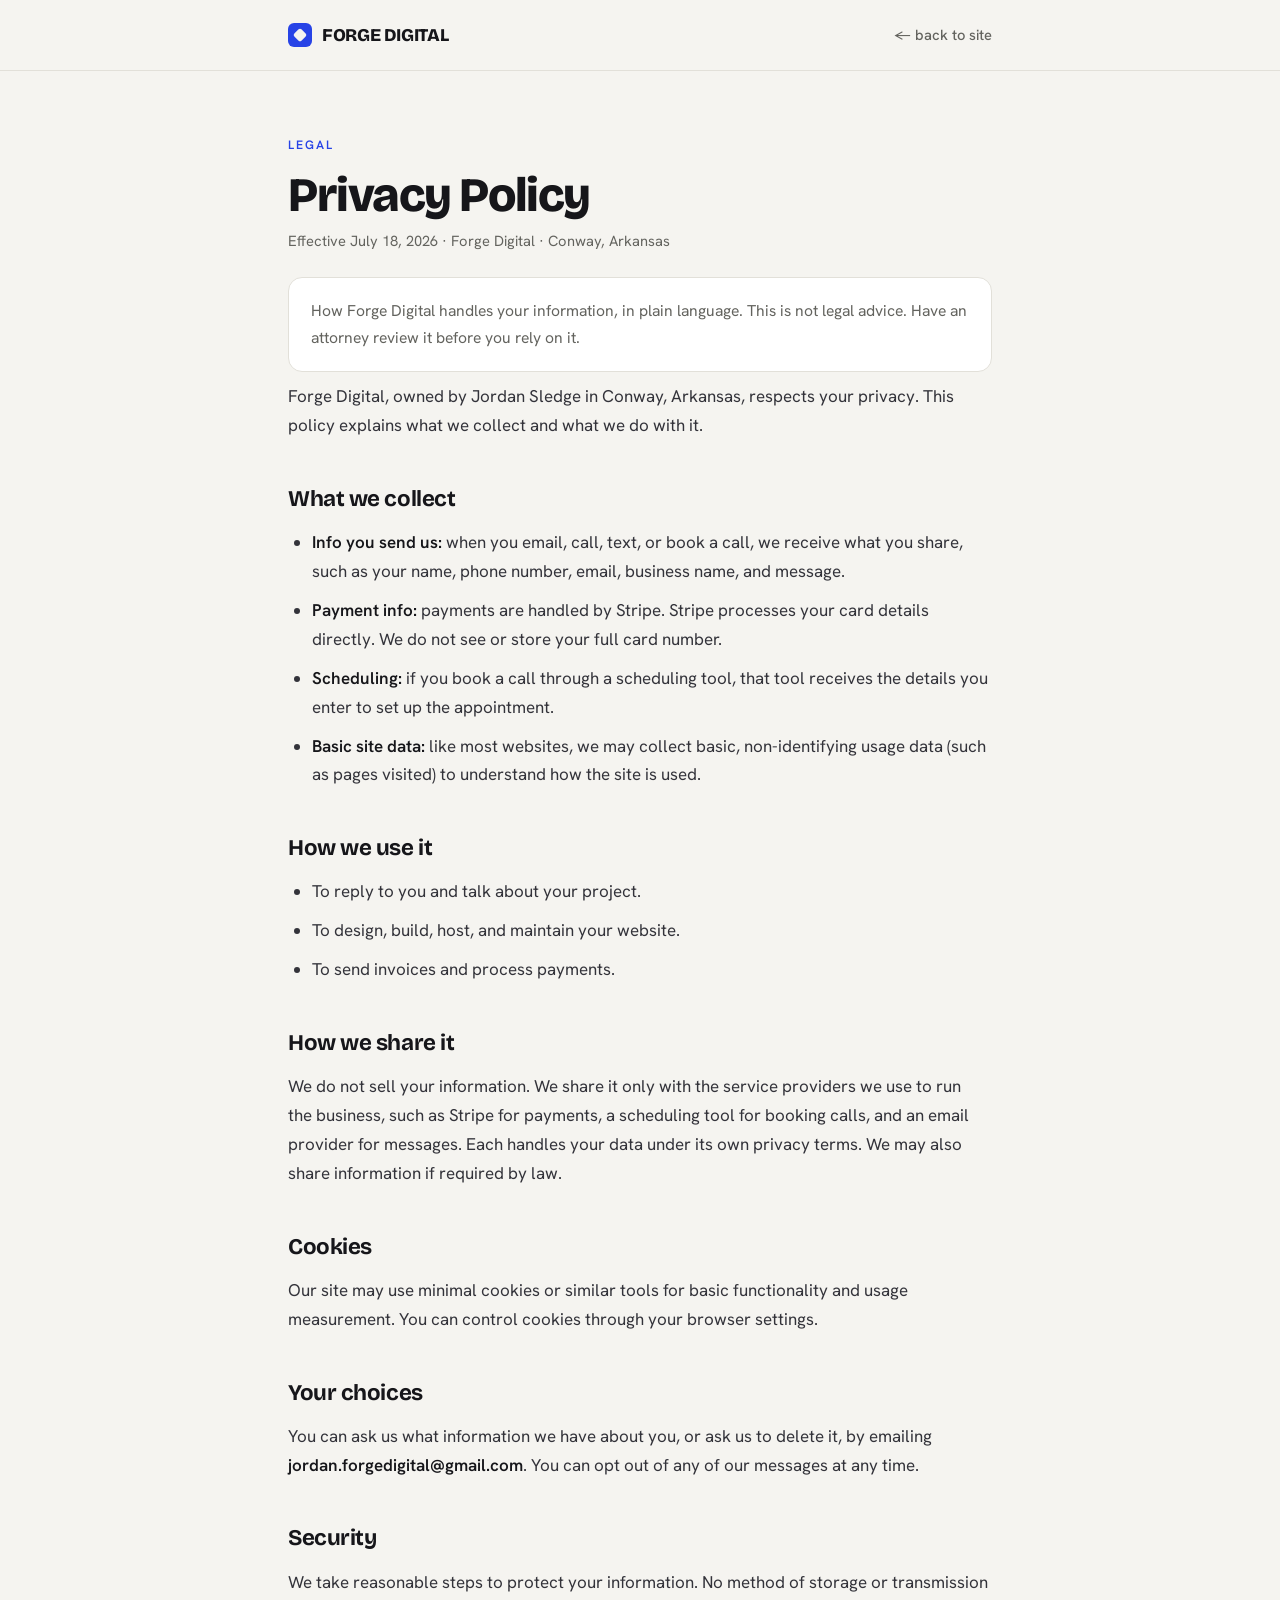
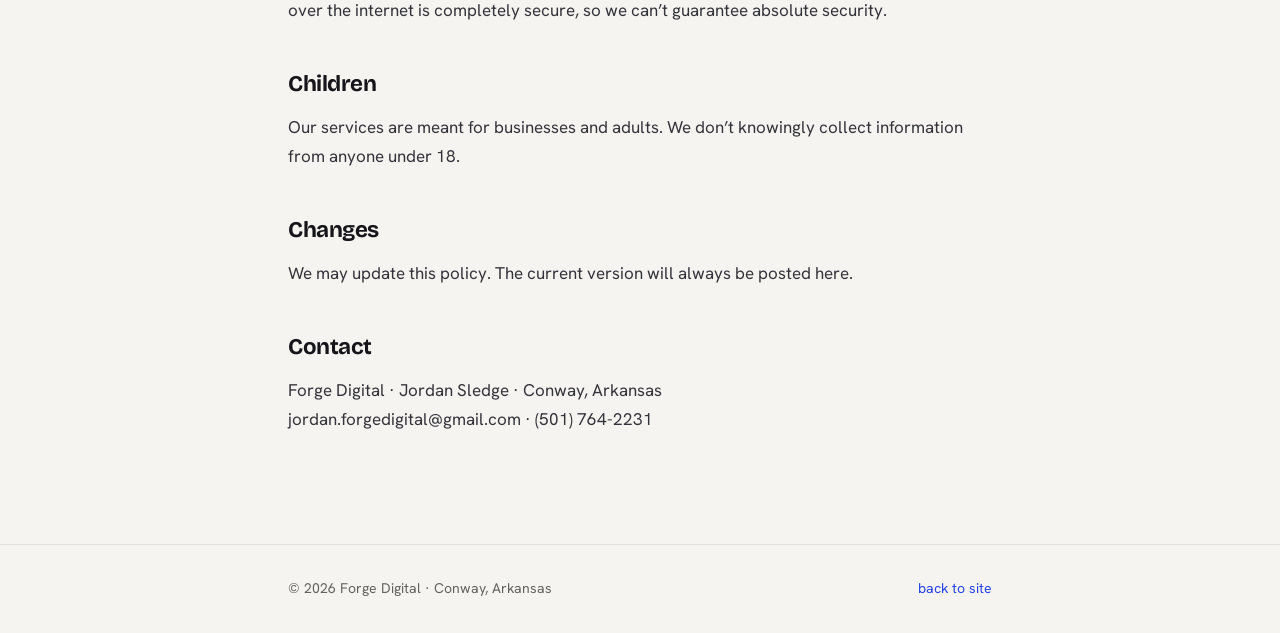
<file: privacy.html>
<!DOCTYPE html>
<html lang="en">
<head>
<meta charset="UTF-8" />
<meta name="viewport" content="width=device-width, initial-scale=1.0" />
<title>Privacy Policy — Forge Digital</title>
<meta name="description" content="Privacy policy for Forge Digital, a web design studio in Conway, Arkansas." />
<link rel="preconnect" href="https://fonts.googleapis.com" />
<link rel="preconnect" href="https://fonts.gstatic.com" crossorigin />
<link href="https://fonts.googleapis.com/css2?family=Bricolage+Grotesque:opsz,wght@12..96,600;12..96,700;12..96,800&family=Hanken+Grotesk:wght@400;500;600;700&display=swap" rel="stylesheet" />
<link rel="icon" href="/favicon.svg" type="image/svg+xml" />
<link rel="stylesheet" href="legal.css" />
</head>
<body>
<header><div class="nav">
  <a class="brand" href="index.html"><span class="glyph" aria-hidden="true"></span><b>FORGE DIGITAL</b></a>
  <a class="back" href="index.html">← back to site</a>
</div></header>
<main><div class="wrap">
  <div class="kicker">Legal</div>
  <h1>Privacy Policy</h1>
  <p class="eff">Effective July 18, 2026 · Forge Digital · Conway, Arkansas</p>
  <div class="disclaimer">How Forge Digital handles your information, in plain language. This is not legal advice. Have an attorney review it before you rely on it.</div>

  <p>Forge Digital, owned by Jordan Sledge in Conway, Arkansas, respects your privacy. This policy explains what we collect and what we do with it.</p>

  <h2>What we collect</h2>
  <ul>
    <li><strong>Info you send us:</strong> when you email, call, text, or book a call, we receive what you share, such as your name, phone number, email, business name, and message.</li>
    <li><strong>Payment info:</strong> payments are handled by Stripe. Stripe processes your card details directly. We do not see or store your full card number.</li>
    <li><strong>Scheduling:</strong> if you book a call through a scheduling tool, that tool receives the details you enter to set up the appointment.</li>
    <li><strong>Basic site data:</strong> like most websites, we may collect basic, non-identifying usage data (such as pages visited) to understand how the site is used.</li>
  </ul>

  <h2>How we use it</h2>
  <ul>
    <li>To reply to you and talk about your project.</li>
    <li>To design, build, host, and maintain your website.</li>
    <li>To send invoices and process payments.</li>
  </ul>

  <h2>How we share it</h2>
  <p>We do not sell your information. We share it only with the service providers we use to run the business, such as Stripe for payments, a scheduling tool for booking calls, and an email provider for messages. Each handles your data under its own privacy terms. We may also share information if required by law.</p>

  <h2>Cookies</h2>
  <p>Our site may use minimal cookies or similar tools for basic functionality and usage measurement. You can control cookies through your browser settings.</p>

  <h2>Your choices</h2>
  <p>You can ask us what information we have about you, or ask us to delete it, by emailing <strong>jordan.forgedigital@gmail.com</strong>. You can opt out of any of our messages at any time.</p>

  <h2>Security</h2>
  <p>We take reasonable steps to protect your information. No method of storage or transmission over the internet is completely secure, so we can’t guarantee absolute security.</p>

  <h2>Children</h2>
  <p>Our services are meant for businesses and adults. We don’t knowingly collect information from anyone under 18.</p>

  <h2>Changes</h2>
  <p>We may update this policy. The current version will always be posted here.</p>

  <h2>Contact</h2>
  <p>Forge Digital · Jordan Sledge · Conway, Arkansas<br />jordan.forgedigital@gmail.com · (501) 764-2231</p>
</div></main>
<footer><div class="wrap"><span>© 2026 Forge Digital · Conway, Arkansas</span><span><a href="index.html">back to site</a></span></div></footer>
</body>
</html>
</file>
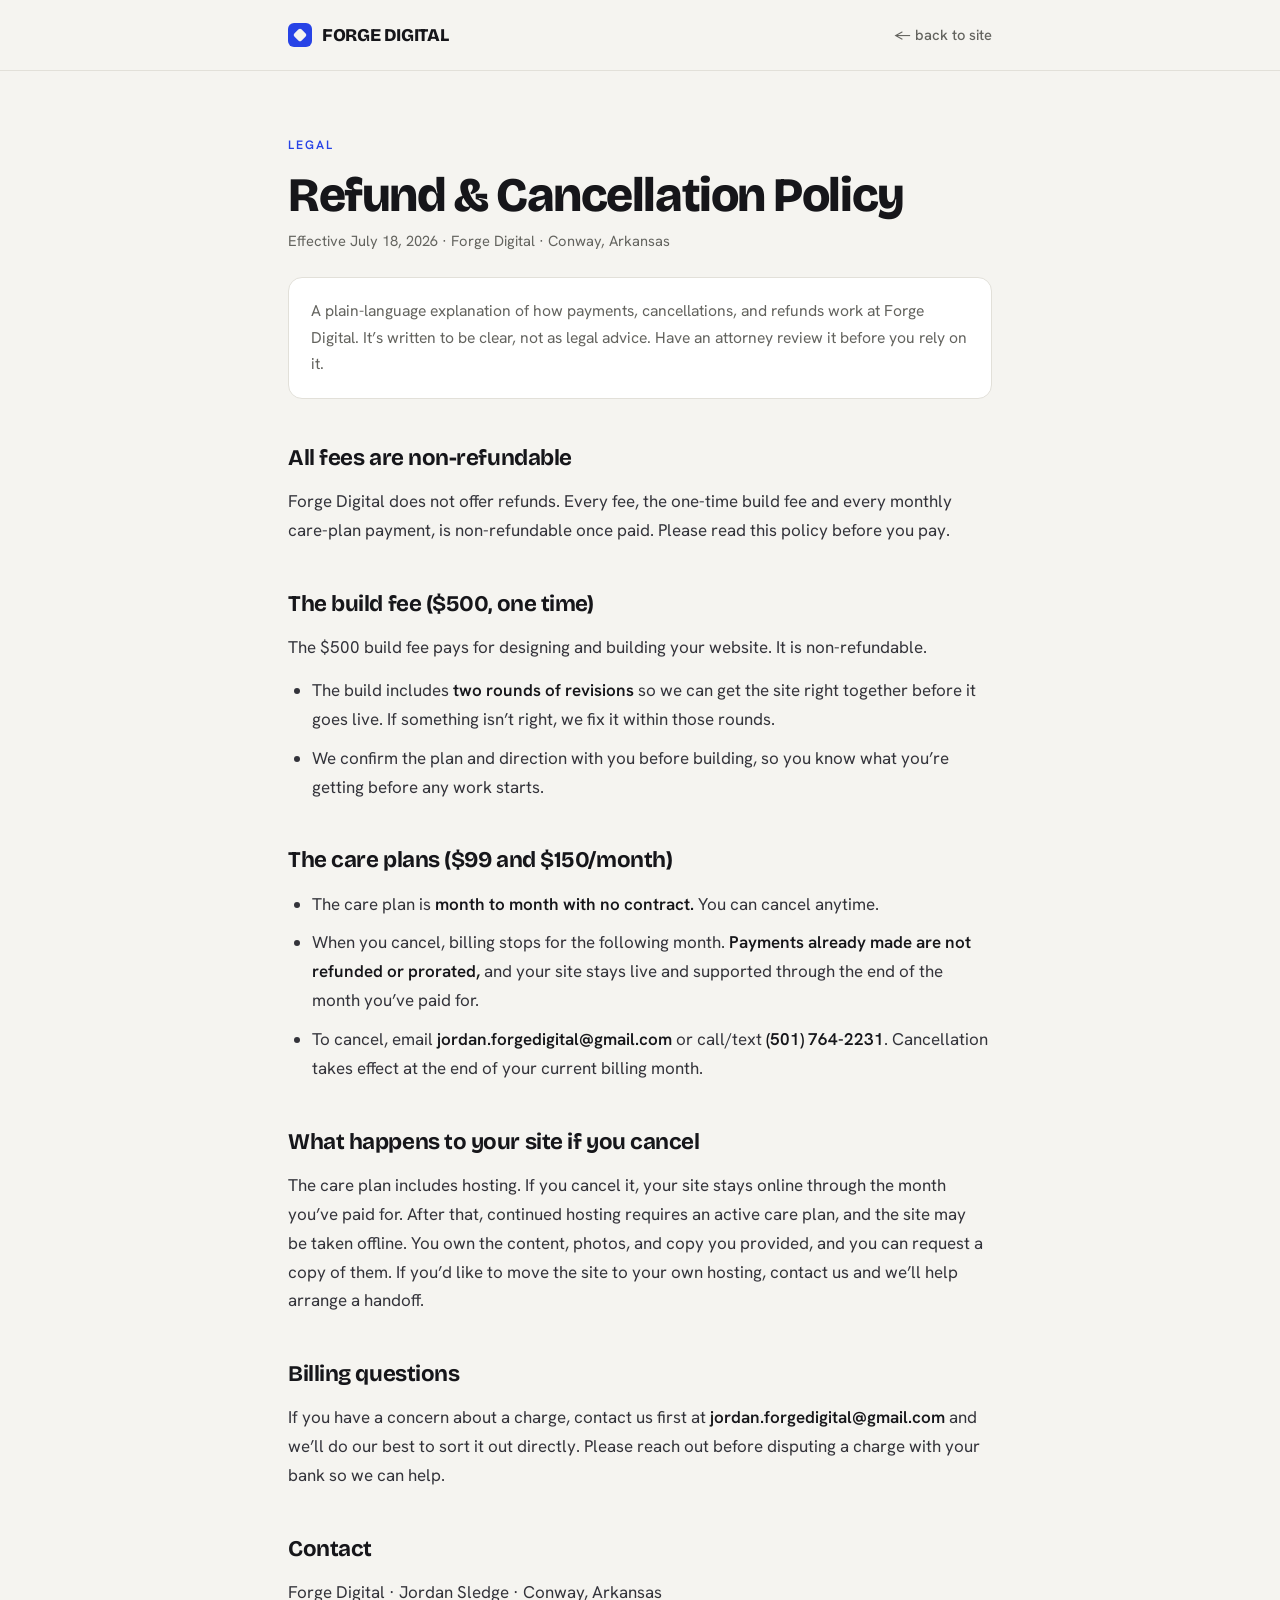
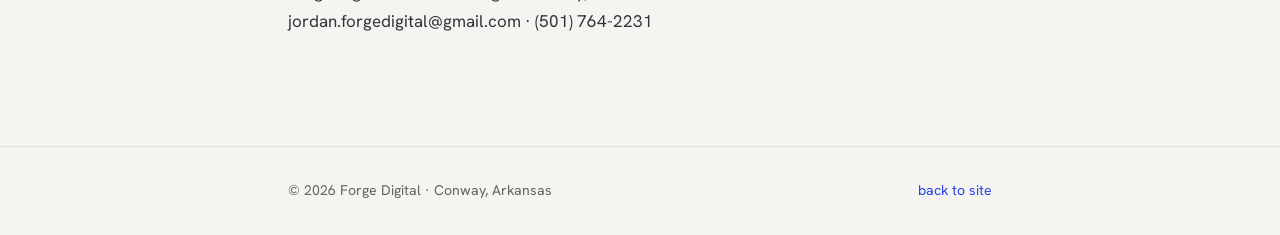
<file: refund.html>
<!DOCTYPE html>
<html lang="en">
<head>
<meta charset="UTF-8" />
<meta name="viewport" content="width=device-width, initial-scale=1.0" />
<title>Refund &amp; Cancellation Policy — Forge Digital</title>
<meta name="description" content="Refund and cancellation policy for Forge Digital web design services in Conway, Arkansas." />
<link rel="preconnect" href="https://fonts.googleapis.com" />
<link rel="preconnect" href="https://fonts.gstatic.com" crossorigin />
<link href="https://fonts.googleapis.com/css2?family=Bricolage+Grotesque:opsz,wght@12..96,600;12..96,700;12..96,800&family=Hanken+Grotesk:wght@400;500;600;700&display=swap" rel="stylesheet" />
<link rel="icon" href="/favicon.svg" type="image/svg+xml" />
<link rel="stylesheet" href="legal.css" />
</head>
<body>
<header><div class="nav">
  <a class="brand" href="index.html"><span class="glyph" aria-hidden="true"></span><b>FORGE DIGITAL</b></a>
  <a class="back" href="index.html">← back to site</a>
</div></header>
<main><div class="wrap">
  <div class="kicker">Legal</div>
  <h1>Refund &amp; Cancellation Policy</h1>
  <p class="eff">Effective July 18, 2026 · Forge Digital · Conway, Arkansas</p>
  <div class="disclaimer">A plain-language explanation of how payments, cancellations, and refunds work at Forge Digital. It’s written to be clear, not as legal advice. Have an attorney review it before you rely on it.</div>

  <h2>All fees are non-refundable</h2>
  <p>Forge Digital does not offer refunds. Every fee, the one-time build fee and every monthly care-plan payment, is non-refundable once paid. Please read this policy before you pay.</p>

  <h2>The build fee ($500, one time)</h2>
  <p>The $500 build fee pays for designing and building your website. It is non-refundable.</p>
  <ul>
    <li>The build includes <strong>two rounds of revisions</strong> so we can get the site right together before it goes live. If something isn’t right, we fix it within those rounds.</li>
    <li>We confirm the plan and direction with you before building, so you know what you’re getting before any work starts.</li>
  </ul>

  <h2>The care plans ($99 and $150/month)</h2>
  <ul>
    <li>The care plan is <strong>month to month with no contract.</strong> You can cancel anytime.</li>
    <li>When you cancel, billing stops for the following month. <strong>Payments already made are not refunded or prorated,</strong> and your site stays live and supported through the end of the month you’ve paid for.</li>
    <li>To cancel, email <strong>jordan.forgedigital@gmail.com</strong> or call/text <strong>(501) 764-2231</strong>. Cancellation takes effect at the end of your current billing month.</li>
  </ul>

  <h2>What happens to your site if you cancel</h2>
  <p>The care plan includes hosting. If you cancel it, your site stays online through the month you’ve paid for. After that, continued hosting requires an active care plan, and the site may be taken offline. You own the content, photos, and copy you provided, and you can request a copy of them. If you’d like to move the site to your own hosting, contact us and we’ll help arrange a handoff.</p>

  <h2>Billing questions</h2>
  <p>If you have a concern about a charge, contact us first at <strong>jordan.forgedigital@gmail.com</strong> and we’ll do our best to sort it out directly. Please reach out before disputing a charge with your bank so we can help.</p>

  <h2>Contact</h2>
  <p>Forge Digital · Jordan Sledge · Conway, Arkansas<br />jordan.forgedigital@gmail.com · (501) 764-2231</p>
</div></main>
<footer><div class="wrap"><span>© 2026 Forge Digital · Conway, Arkansas</span><span><a href="index.html">back to site</a></span></div></footer>
</body>
</html>
</file>
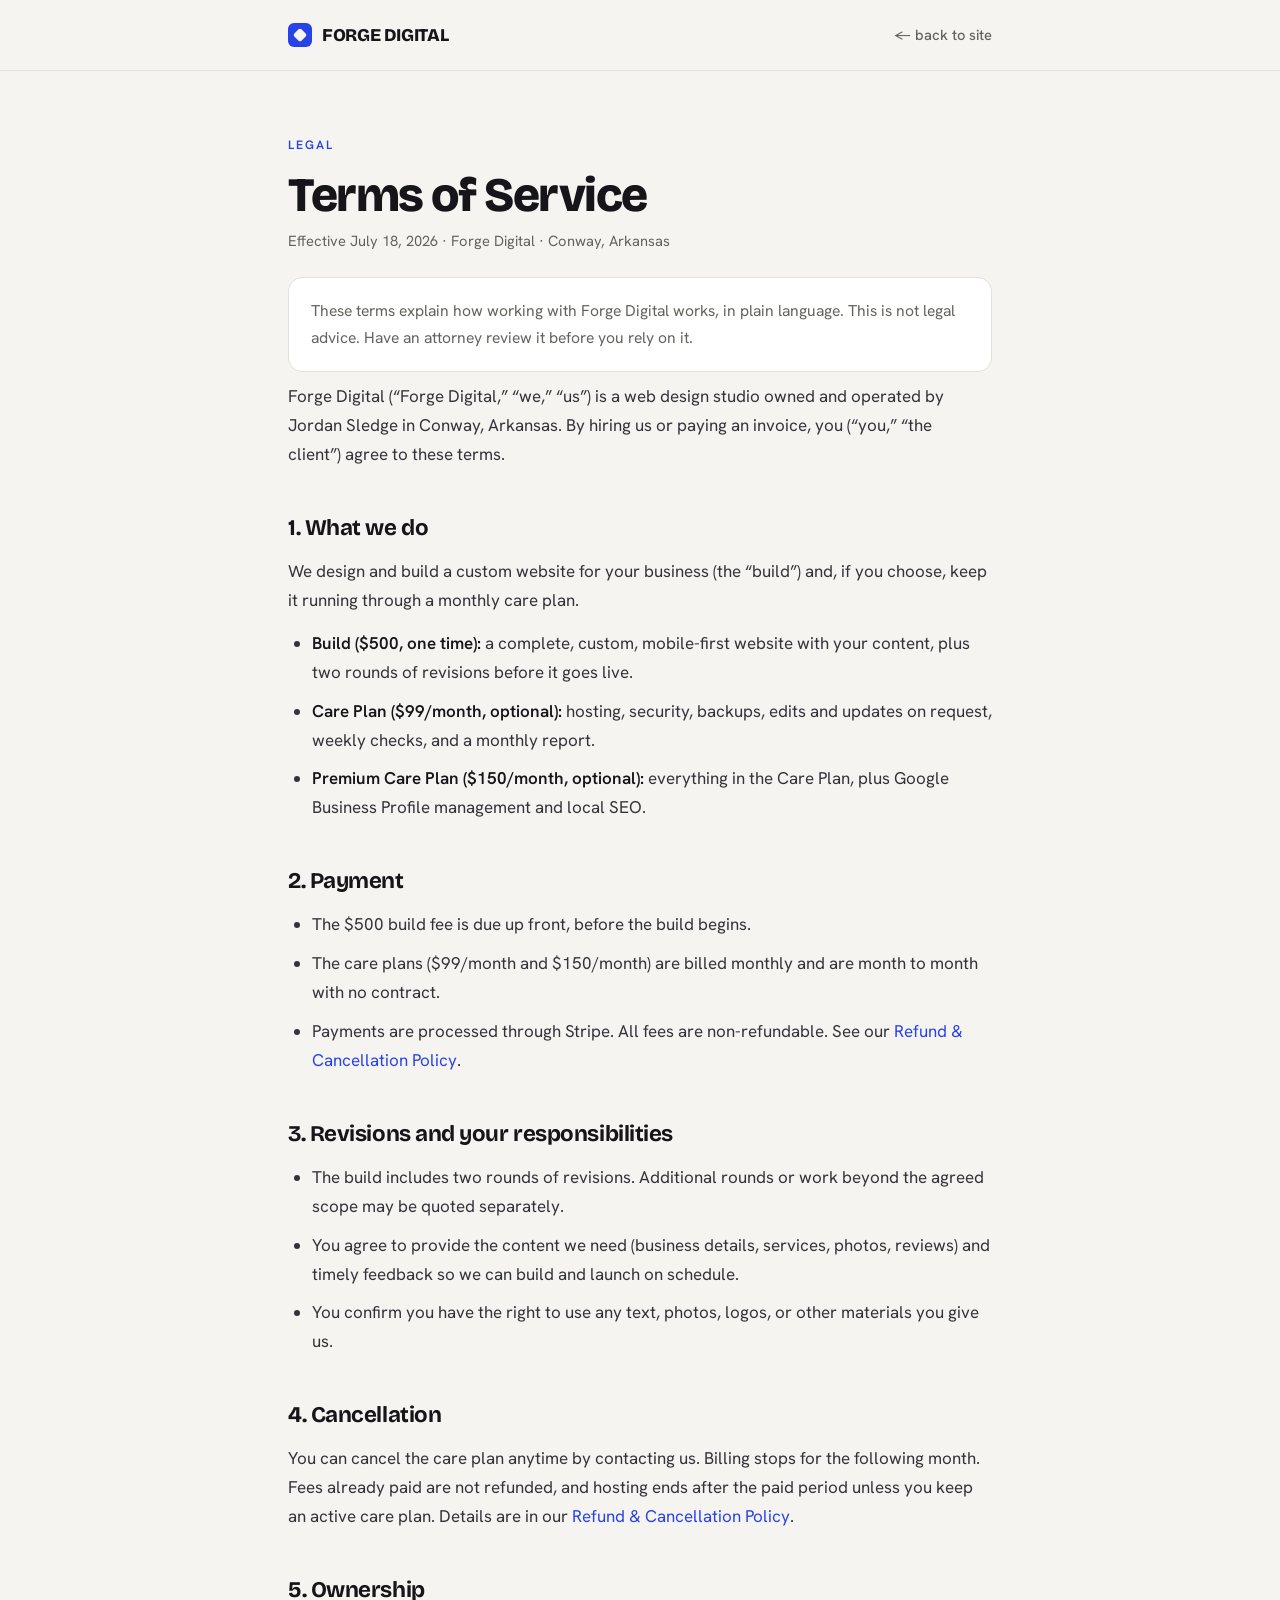
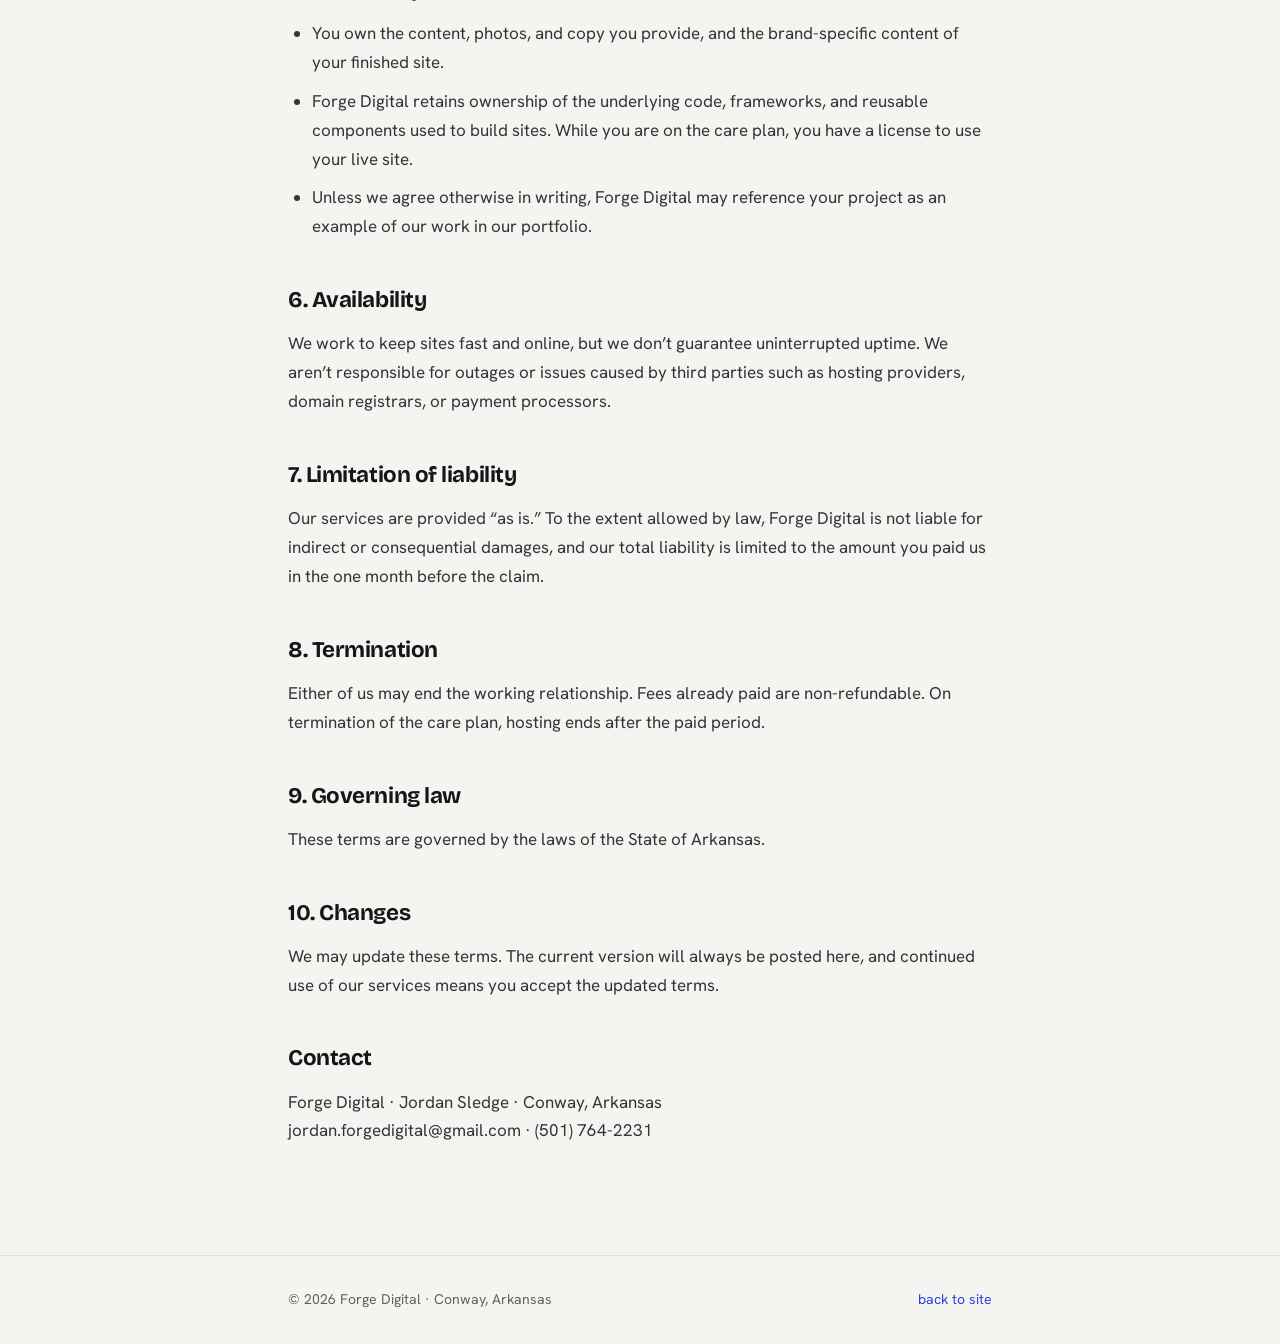
<file: terms.html>
<!DOCTYPE html>
<html lang="en">
<head>
<meta charset="UTF-8" />
<meta name="viewport" content="width=device-width, initial-scale=1.0" />
<title>Terms of Service — Forge Digital</title>
<meta name="description" content="Terms of service for Forge Digital web design services in Conway, Arkansas." />
<link rel="preconnect" href="https://fonts.googleapis.com" />
<link rel="preconnect" href="https://fonts.gstatic.com" crossorigin />
<link href="https://fonts.googleapis.com/css2?family=Bricolage+Grotesque:opsz,wght@12..96,600;12..96,700;12..96,800&family=Hanken+Grotesk:wght@400;500;600;700&display=swap" rel="stylesheet" />
<link rel="icon" href="/favicon.svg" type="image/svg+xml" />
<link rel="stylesheet" href="legal.css" />
</head>
<body>
<header><div class="nav">
  <a class="brand" href="index.html"><span class="glyph" aria-hidden="true"></span><b>FORGE DIGITAL</b></a>
  <a class="back" href="index.html">← back to site</a>
</div></header>
<main><div class="wrap">
  <div class="kicker">Legal</div>
  <h1>Terms of Service</h1>
  <p class="eff">Effective July 18, 2026 · Forge Digital · Conway, Arkansas</p>
  <div class="disclaimer">These terms explain how working with Forge Digital works, in plain language. This is not legal advice. Have an attorney review it before you rely on it.</div>

  <p>Forge Digital (“Forge Digital,” “we,” “us”) is a web design studio owned and operated by Jordan Sledge in Conway, Arkansas. By hiring us or paying an invoice, you (“you,” “the client”) agree to these terms.</p>

  <h2>1. What we do</h2>
  <p>We design and build a custom website for your business (the “build”) and, if you choose, keep it running through a monthly care plan.</p>
  <ul>
    <li><strong>Build ($500, one time):</strong> a complete, custom, mobile-first website with your content, plus two rounds of revisions before it goes live.</li>
    <li><strong>Care Plan ($99/month, optional):</strong> hosting, security, backups, edits and updates on request, weekly checks, and a monthly report.</li>
    <li><strong>Premium Care Plan ($150/month, optional):</strong> everything in the Care Plan, plus Google Business Profile management and local SEO.</li>
  </ul>

  <h2>2. Payment</h2>
  <ul>
    <li>The $500 build fee is due up front, before the build begins.</li>
    <li>The care plans ($99/month and $150/month) are billed monthly and are month to month with no contract.</li>
    <li>Payments are processed through Stripe. All fees are non-refundable. See our <a href="refund.html">Refund &amp; Cancellation Policy</a>.</li>
  </ul>

  <h2>3. Revisions and your responsibilities</h2>
  <ul>
    <li>The build includes two rounds of revisions. Additional rounds or work beyond the agreed scope may be quoted separately.</li>
    <li>You agree to provide the content we need (business details, services, photos, reviews) and timely feedback so we can build and launch on schedule.</li>
    <li>You confirm you have the right to use any text, photos, logos, or other materials you give us.</li>
  </ul>

  <h2>4. Cancellation</h2>
  <p>You can cancel the care plan anytime by contacting us. Billing stops for the following month. Fees already paid are not refunded, and hosting ends after the paid period unless you keep an active care plan. Details are in our <a href="refund.html">Refund &amp; Cancellation Policy</a>.</p>

  <h2>5. Ownership</h2>
  <ul>
    <li>You own the content, photos, and copy you provide, and the brand-specific content of your finished site.</li>
    <li>Forge Digital retains ownership of the underlying code, frameworks, and reusable components used to build sites. While you are on the care plan, you have a license to use your live site.</li>
    <li>Unless we agree otherwise in writing, Forge Digital may reference your project as an example of our work in our portfolio.</li>
  </ul>

  <h2>6. Availability</h2>
  <p>We work to keep sites fast and online, but we don’t guarantee uninterrupted uptime. We aren’t responsible for outages or issues caused by third parties such as hosting providers, domain registrars, or payment processors.</p>

  <h2>7. Limitation of liability</h2>
  <p>Our services are provided “as is.” To the extent allowed by law, Forge Digital is not liable for indirect or consequential damages, and our total liability is limited to the amount you paid us in the one month before the claim.</p>

  <h2>8. Termination</h2>
  <p>Either of us may end the working relationship. Fees already paid are non-refundable. On termination of the care plan, hosting ends after the paid period.</p>

  <h2>9. Governing law</h2>
  <p>These terms are governed by the laws of the State of Arkansas.</p>

  <h2>10. Changes</h2>
  <p>We may update these terms. The current version will always be posted here, and continued use of our services means you accept the updated terms.</p>

  <h2>Contact</h2>
  <p>Forge Digital · Jordan Sledge · Conway, Arkansas<br />jordan.forgedigital@gmail.com · (501) 764-2231</p>
</div></main>
<footer><div class="wrap"><span>© 2026 Forge Digital · Conway, Arkansas</span><span><a href="index.html">back to site</a></span></div></footer>
</body>
</html>
</file>
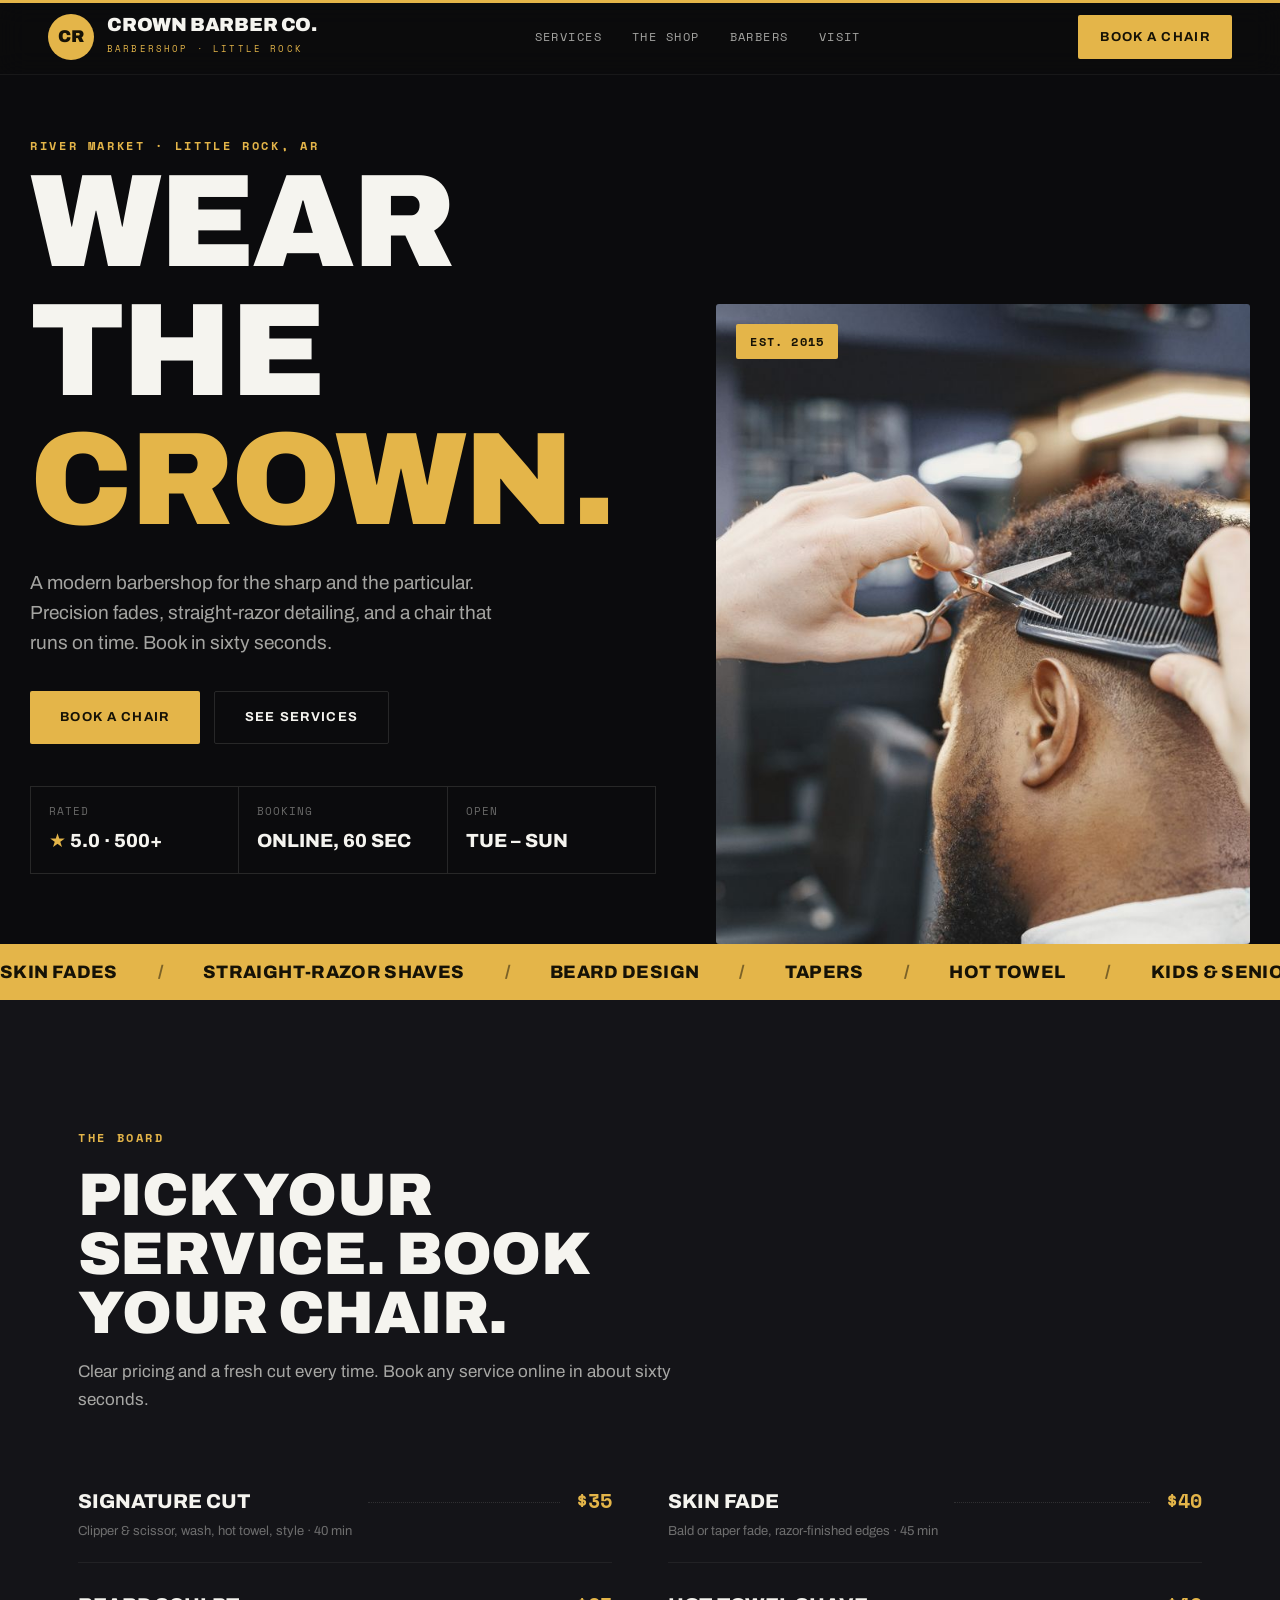
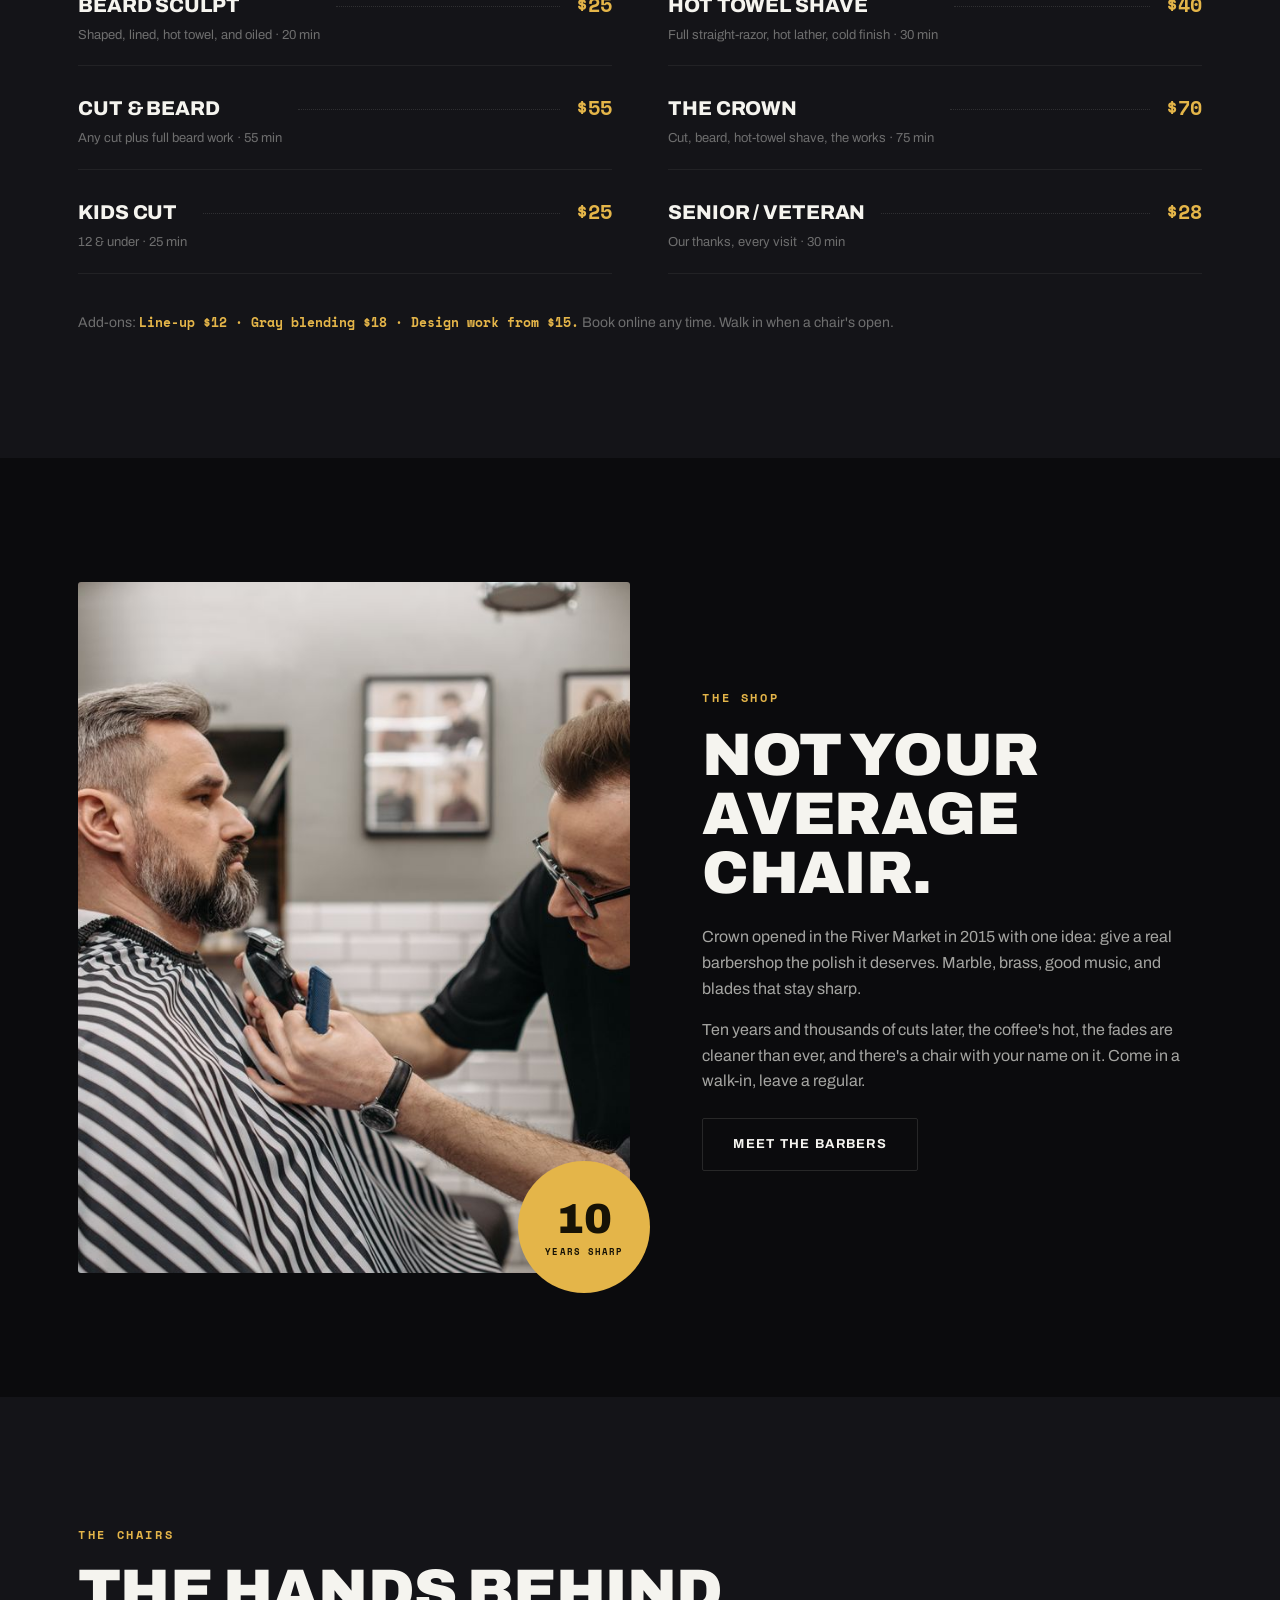
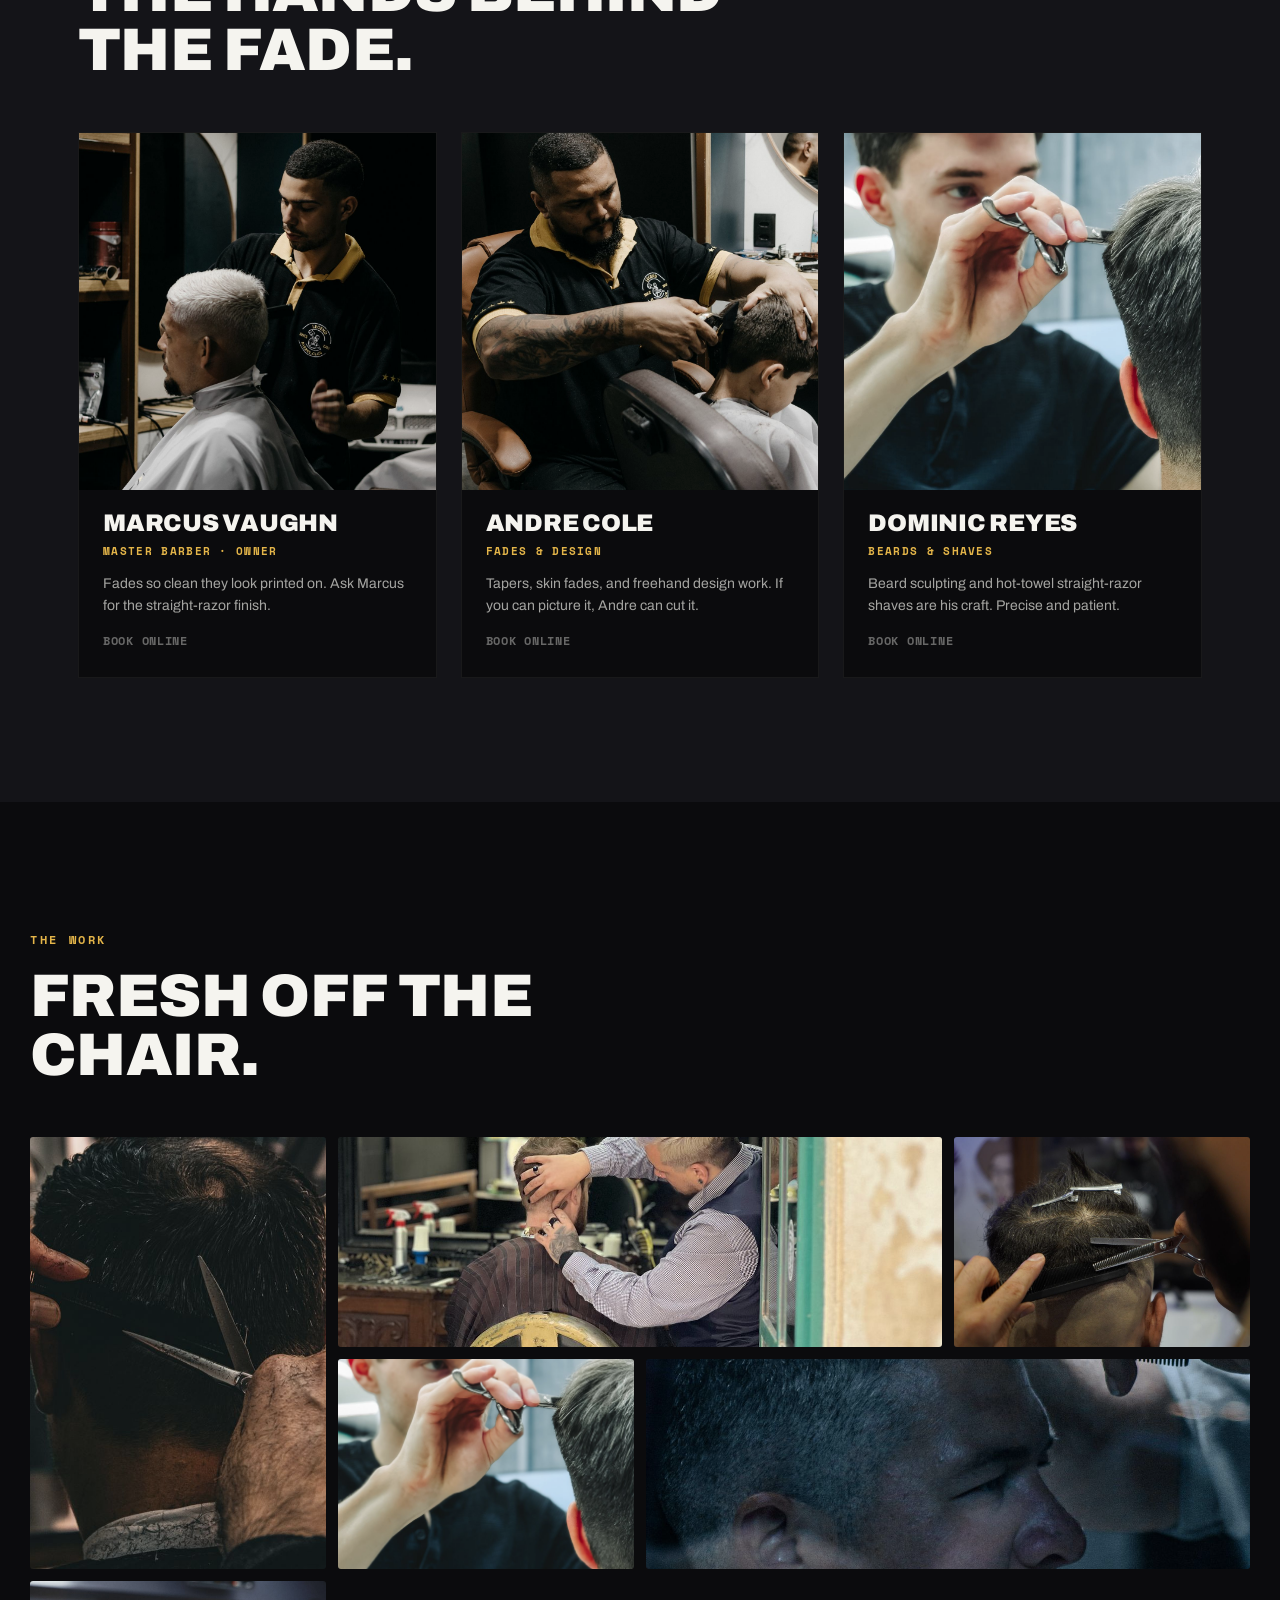
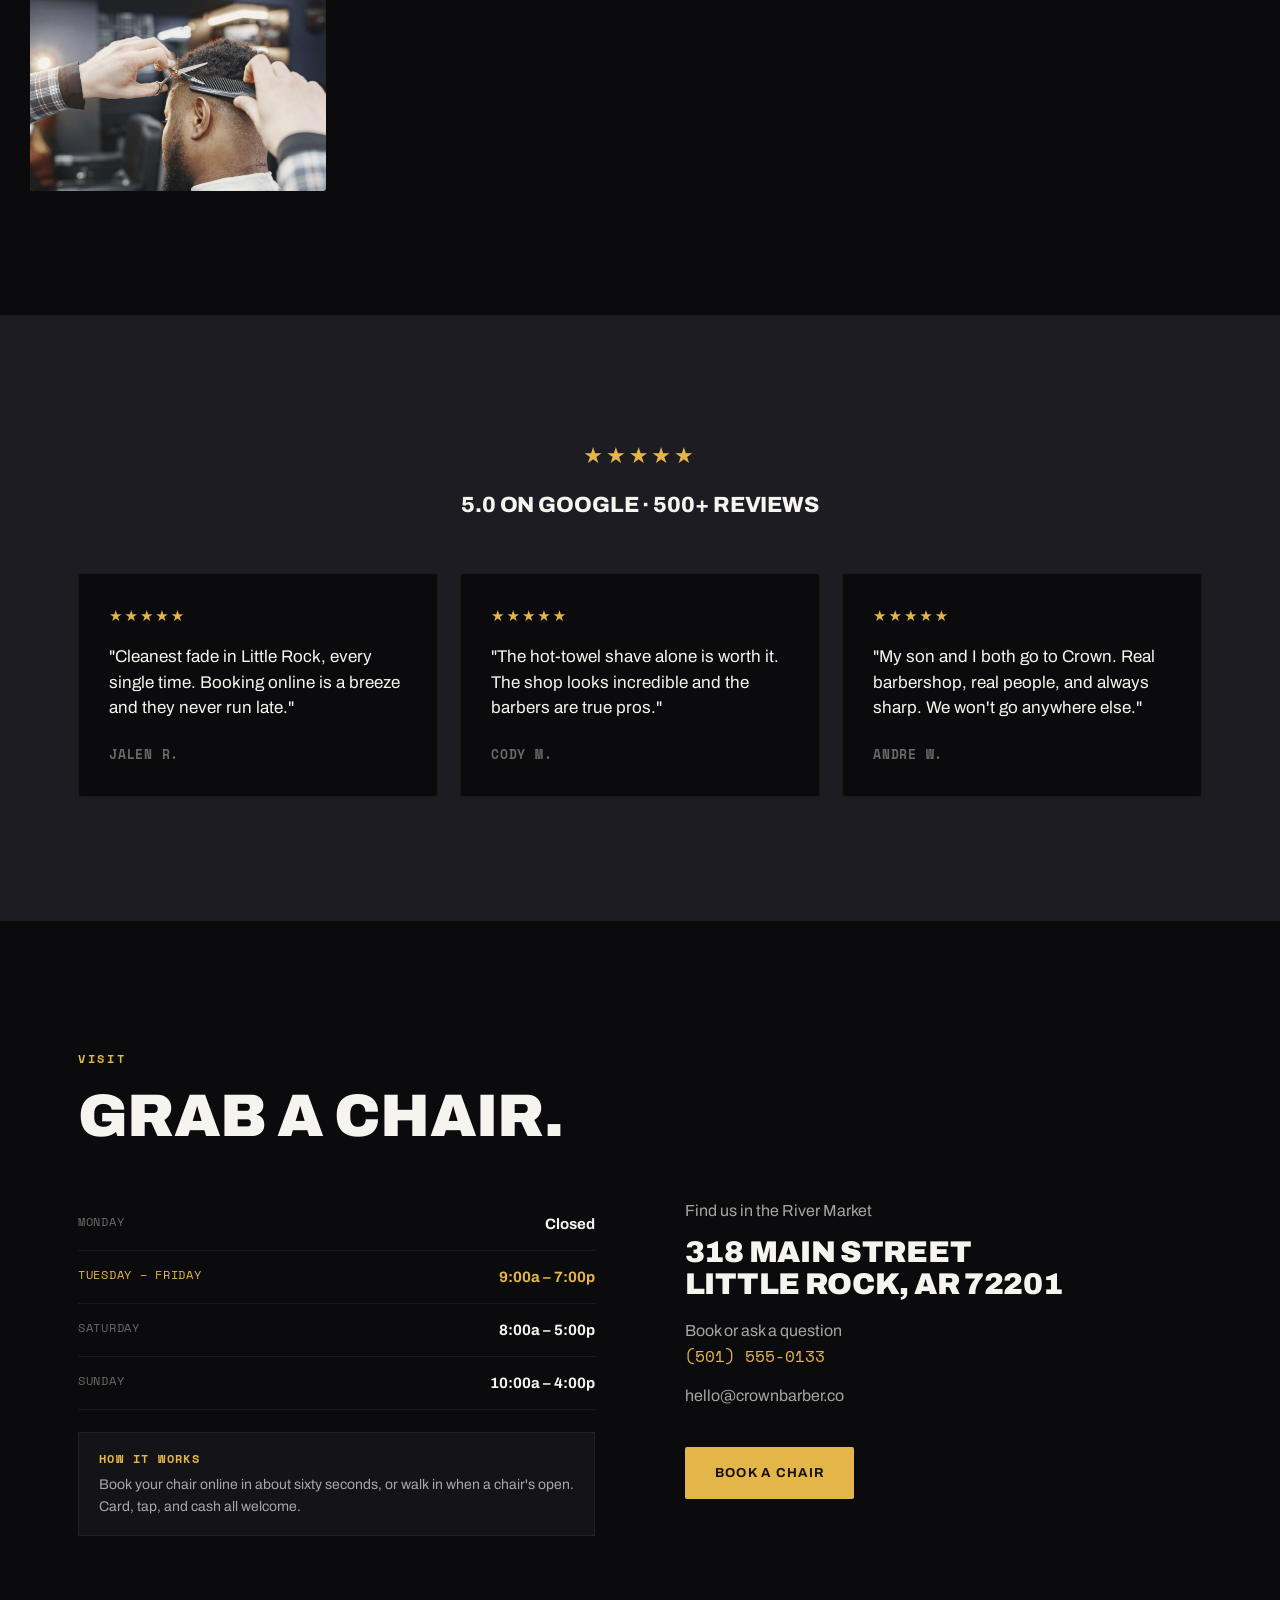
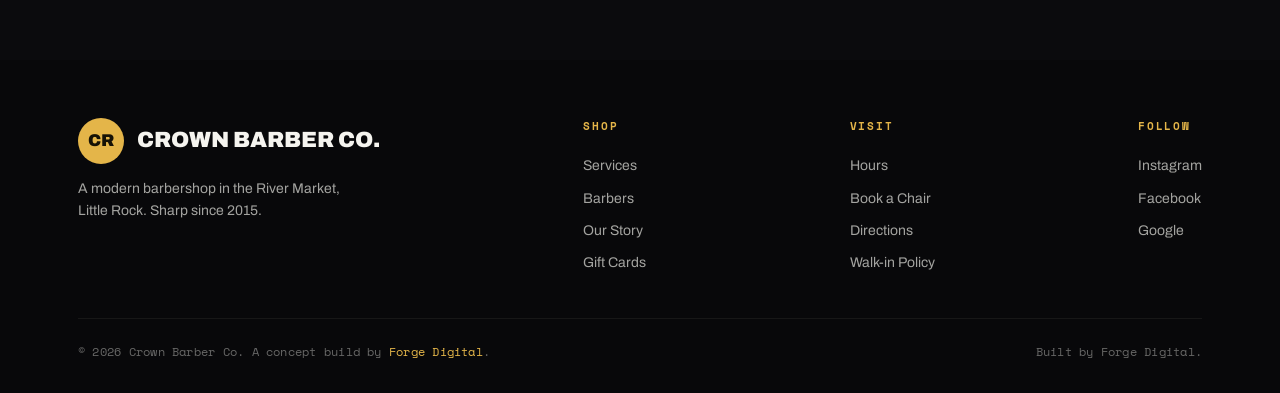
<file: portfolio/crown-barber.html>
<!DOCTYPE html>
<html lang="en">
<head>
<meta charset="UTF-8">
<meta name="viewport" content="width=device-width, initial-scale=1.0">
<title>Crown Barber Co. — Modern Barbershop · Little Rock, AR</title>
<meta name="description" content="A modern barbershop in the River Market. Precision fades, straight-razor detailing, beard sculpting, and hot-towel shaves. Book online in sixty seconds.">
<meta name="theme-color" content="#0B0B0D">
<link rel="preconnect" href="https://fonts.googleapis.com">
<link rel="preconnect" href="https://fonts.gstatic.com" crossorigin>
<link href="https://fonts.googleapis.com/css2?family=Archivo:wght@400;500;600;700;800;900&family=Space+Mono:wght@400;700&display=swap" rel="stylesheet">
<style>
:root{
  --bg:#0B0B0D; --panel:#141418; --panel-2:#1C1C22; --raise:#25252C;
  --cream:#F5F4EF; --cream-2:rgba(245,244,239,.66); --cream-3:rgba(245,244,239,.4);
  --gold:#E4B549; --gold-dk:#C6982F; --red:#C8402E;
  --line:rgba(245,244,239,.12); --line-2:rgba(245,244,239,.06);
  --font-display:"Archivo",system-ui,sans-serif; --font-body:"Archivo",system-ui,sans-serif; --font-mono:"Space Mono",ui-monospace,monospace;
  --ease:cubic-bezier(.22,.61,.36,1); --wrap:1220px;
}
*{margin:0;padding:0;box-sizing:border-box}
html{scroll-behavior:smooth}
body{font-family:var(--font-body);background:var(--bg);color:var(--cream);line-height:1.6;-webkit-font-smoothing:antialiased;overflow-x:clip}
img{display:block;max-width:100%}
a{color:inherit;text-decoration:none}
.wrap{max-width:var(--wrap);margin:0 auto;padding:0 clamp(20px,5vw,48px)}
.eyebrow{font-family:var(--font-mono);font-size:12px;font-weight:700;letter-spacing:.22em;text-transform:uppercase;color:var(--gold)}
h1,h2,h3{font-family:var(--font-display);font-weight:900;line-height:.98;letter-spacing:-.01em;text-transform:uppercase;color:var(--cream)}
h2{font-size:clamp(32px,5.5vw,60px)}
p{color:var(--cream-2)}
.btn{display:inline-flex;align-items:center;gap:10px;min-height:52px;padding:15px 30px;font-family:var(--font-body);font-weight:700;font-size:13px;letter-spacing:.1em;text-transform:uppercase;cursor:pointer;border:none;border-radius:2px;transition:transform .25s var(--ease),background .25s,color .25s,border-color .25s}
.btn-brass{background:var(--gold);color:#161206}
.btn-brass:hover{background:var(--gold-dk);transform:translateY(-2px)}
.btn-ghost{background:transparent;color:var(--cream);border:1.5px solid var(--line)}
.btn-ghost:hover{border-color:var(--gold);color:var(--gold)}

.emblem{width:46px;height:46px;border-radius:50%;background:var(--gold);display:flex;align-items:center;justify-content:center;font-family:var(--font-display);font-weight:900;font-size:17px;color:#161206;flex:none;letter-spacing:-.02em}

.nav{position:fixed;top:0;left:0;right:0;z-index:100;display:flex;align-items:center;justify-content:space-between;
  padding:14px clamp(20px,5vw,48px);background:rgba(11,11,13,.82);backdrop-filter:blur(14px);-webkit-backdrop-filter:blur(14px);
  border-bottom:1px solid var(--line-2);transition:transform .4s var(--ease)}
.nav::before{content:"";position:absolute;left:0;right:0;top:0;height:3px;background:var(--gold)}
.nav.hide{transform:translateY(-100%)}
.brand{display:flex;align-items:center;gap:13px}
.brand .txt b{font-family:var(--font-display);font-weight:900;font-size:19px;letter-spacing:-.01em;line-height:1;display:block;text-transform:uppercase}
.brand .txt small{font-family:var(--font-mono);font-size:9px;font-weight:400;letter-spacing:.24em;text-transform:uppercase;color:var(--gold)}
.nav-links{display:flex;align-items:center;gap:30px}
.nav-links a{font-family:var(--font-mono);font-size:12px;font-weight:400;letter-spacing:.12em;text-transform:uppercase;color:var(--cream-2);transition:color .2s}
.nav-links a:hover{color:var(--gold)}
.nav-cta{display:flex;align-items:center;gap:14px}
.nav .btn{min-height:44px;padding:11px 22px}
.burger{display:none;width:46px;height:46px;flex-direction:column;justify-content:center;align-items:center;gap:5px;background:none;border:none;cursor:pointer;z-index:210}
.burger span{width:24px;height:2px;background:var(--cream);transition:transform .3s var(--ease),opacity .2s}

.mmenu{position:fixed;inset:0;z-index:200;background:var(--bg);display:flex;flex-direction:column;justify-content:center;align-items:center;gap:6px;
  transform:translateY(-100%);transition:transform .45s var(--ease);visibility:hidden}
.mmenu.open{transform:translateY(0);visibility:visible}
.mmenu a:not(.btn){font-family:var(--font-display);font-size:36px;font-weight:900;text-transform:uppercase;color:var(--cream);padding:8px}
.mmenu .btn{margin-top:22px}

.hero{position:relative;padding:132px 0 0}
.hero-grid{display:grid;grid-template-columns:1.08fr .92fr;gap:clamp(30px,5vw,60px);align-items:end}
.hero-l{padding-bottom:70px}
.hero h1{font-size:clamp(58px,11vw,132px);font-weight:900;letter-spacing:-.02em}
.hero h1 .yr{color:var(--gold)}
.hero-sub{font-size:clamp(16px,1.6vw,19px);max-width:44ch;margin:22px 0 32px;color:var(--cream-2)}
.hero-cta{display:flex;flex-wrap:wrap;gap:14px}
.hero-meta{display:flex;gap:0;margin-top:42px;border:1px solid var(--line)}
.hero-meta div{font-family:var(--font-mono);flex:1;padding:16px 18px;font-size:11px;color:var(--cream-3);text-transform:uppercase;letter-spacing:.08em;border-right:1px solid var(--line)}
.hero-meta div:last-child{border-right:none}
.hero-meta strong{display:block;font-family:var(--font-display);font-size:19px;color:var(--cream);font-weight:800;margin-top:6px;letter-spacing:0}
.hero-meta .star{color:var(--gold)}
.hero-r{position:relative}
.hero-r img{width:100%;height:min(74vh,640px);object-fit:cover;border-radius:3px}
.hero-tag{position:absolute;top:20px;left:20px;background:var(--gold);color:#161206;font-family:var(--font-mono);font-weight:700;font-size:12px;letter-spacing:.1em;text-transform:uppercase;padding:8px 14px;border-radius:2px}

.strip{background:var(--gold);color:#161206;overflow:hidden;padding:14px 0}
.strip-track{display:flex;gap:40px;white-space:nowrap;width:max-content;animation:scroll 30s linear infinite;font-family:var(--font-display);font-weight:800;font-size:18px;text-transform:uppercase;letter-spacing:.02em}
.strip-track span{display:flex;align-items:center;gap:40px}.strip-track em{color:#161206;font-style:normal;opacity:.5}
@keyframes scroll{to{transform:translateX(-50%)}}

.section{padding:clamp(72px,10vw,124px) 0}
.section-head{max-width:660px;margin-bottom:52px}
.section-head h2{margin:16px 0}
.section-head p{font-size:17px}

.services{background:var(--panel)}
.svc-grid{display:grid;grid-template-columns:1fr 1fr;gap:6px 56px}
.svc{display:flex;align-items:baseline;gap:16px;padding:20px 0;border-bottom:1px solid var(--line-2)}
.svc .n{font-family:var(--font-display);font-weight:800;font-size:20px;text-transform:uppercase;letter-spacing:-.005em;white-space:nowrap}
.svc .dots{flex:1;border-bottom:1px dotted var(--line);transform:translateY(-5px)}
.svc .d{display:block;font-family:var(--font-body);font-size:13px;font-weight:400;text-transform:none;letter-spacing:0;color:var(--cream-3);margin-top:4px}
.svc .p{font-family:var(--font-mono);font-weight:700;font-size:20px;color:var(--gold);white-space:nowrap}
.svc-note{margin-top:38px;font-size:14px;color:var(--cream-3)}
.svc-note b{color:var(--gold);font-family:var(--font-mono);font-size:13px}

.shop-grid{display:grid;grid-template-columns:1.05fr .95fr;gap:clamp(34px,6vw,72px);align-items:center}
.shop-img{position:relative}
.shop-img img{width:100%;aspect-ratio:4/5;object-fit:cover;border-radius:3px}
.shop-badge{position:absolute;bottom:-20px;right:-20px;width:132px;height:132px;border-radius:50%;background:var(--gold);color:#161206;display:flex;flex-direction:column;align-items:center;justify-content:center;text-align:center;font-family:var(--font-display);text-transform:uppercase;line-height:1}
.shop-badge b{font-size:42px;font-weight:900}.shop-badge span{font-family:var(--font-mono);font-size:9px;font-weight:700;letter-spacing:.12em;margin-top:7px}
.shop-txt h2{margin:16px 0 22px}
.shop-txt p+p{margin-top:16px}

.barbers{background:var(--panel)}
.barber-grid{display:grid;grid-template-columns:repeat(3,1fr);gap:24px}
.barber{background:var(--bg);border:1px solid var(--line-2);overflow:hidden;transition:transform .3s var(--ease),border-color .3s}
.barber:hover{transform:translateY(-6px);border-color:var(--gold)}
.barber img{width:100%;aspect-ratio:1/1;object-fit:cover;filter:grayscale(.2) contrast(1.02)}
.barber-body{padding:22px 24px 26px}
.barber-body h3{font-size:24px}
.barber-body .role{font-family:var(--font-mono);color:var(--gold);font-size:11px;letter-spacing:.12em;text-transform:uppercase;margin:8px 0 12px;font-weight:700}
.barber-body p{font-size:14px}
.barber-body .yrs{margin-top:14px;font-family:var(--font-mono);font-weight:700;font-size:12px;letter-spacing:.06em;text-transform:uppercase;color:var(--cream-3)}

.gallery-grid{display:grid;grid-template-columns:repeat(4,1fr);grid-auto-rows:210px;gap:12px}
.gallery-grid a{overflow:hidden;position:relative;border-radius:3px}
.gallery-grid img{width:100%;height:100%;object-fit:cover;filter:grayscale(.15);transition:transform .5s var(--ease),filter .4s}
.gallery-grid a:hover img{transform:scale(1.06);filter:grayscale(0)}
.g-tall{grid-row:span 2}.g-wide{grid-column:span 2}

.reviews{background:var(--panel-2);text-align:center}
.stars{color:var(--gold);font-size:22px;letter-spacing:3px}
.rev-agg{font-family:var(--font-display);font-weight:800;font-size:22px;text-transform:uppercase;letter-spacing:-.005em;margin:14px 0 50px}
.rev-grid{display:grid;grid-template-columns:repeat(3,1fr);gap:22px;text-align:left}
.rev{background:var(--bg);border:1px solid var(--line-2);padding:30px;border-radius:3px}
.rev .stars{font-size:15px;letter-spacing:2px}
.rev p{font-size:17px;color:var(--cream);margin:16px 0 20px;line-height:1.5}
.rev cite{font-style:normal;font-family:var(--font-mono);font-weight:700;font-size:13px;letter-spacing:.06em;text-transform:uppercase;color:var(--cream-3)}

.visit-grid{display:grid;grid-template-columns:1fr 1fr;gap:clamp(40px,7vw,90px);margin-top:16px}
.hours-row{display:flex;justify-content:space-between;padding:14px 0;border-bottom:1px solid var(--line-2);font-size:15px}
.hours-row span:first-child{font-family:var(--font-mono);color:var(--cream-3);text-transform:uppercase;letter-spacing:.06em;font-size:12px}
.hours-row b{color:var(--cream);font-weight:700}
.hours-row.today b,.hours-row.today span{color:var(--gold)}
.visit-info .big{font-family:var(--font-display);font-weight:900;font-size:30px;text-transform:uppercase;color:var(--cream);margin:6px 0 18px;line-height:1.05;letter-spacing:-.01em}
.visit-info p{color:var(--cream-2);margin-bottom:14px}
.visit-info a.line{color:var(--gold);font-family:var(--font-mono)}
.walkin{margin-top:22px;padding:16px 20px;background:var(--panel);border:1px solid var(--line-2);font-size:14px;color:var(--cream-2)}
.walkin b{display:block;font-family:var(--font-mono);font-weight:700;font-size:12px;letter-spacing:.12em;text-transform:uppercase;color:var(--gold);margin-bottom:6px}
.visit .btn,.visit-info .btn{margin-top:24px}

footer{background:#08080A;color:var(--cream-3);padding:58px 0 32px}
.foot-grid{display:flex;justify-content:space-between;flex-wrap:wrap;gap:34px;padding-bottom:38px;border-bottom:1px solid var(--line-2)}
.foot-brand{display:flex;align-items:center;gap:13px;margin-bottom:14px}
.foot-brand b{font-family:var(--font-display);font-weight:900;font-size:22px;text-transform:uppercase;color:var(--cream)}
.foot-col h4{font-family:var(--font-mono);font-size:11px;letter-spacing:.16em;text-transform:uppercase;color:var(--gold);margin-bottom:15px}
.foot-col a{display:block;color:var(--cream-2);padding:5px 0;font-size:14px;transition:color .2s}
.foot-col a:hover{color:var(--gold)}
.foot-bottom{display:flex;justify-content:space-between;flex-wrap:wrap;gap:12px;padding-top:24px;font-family:var(--font-mono);font-size:11.5px;letter-spacing:.02em}
.foot-bottom a{color:var(--gold)}

.reveal{opacity:0;transform:translateY(26px);transition:opacity .7s var(--ease),transform .7s var(--ease)}
.reveal.in{opacity:1;transform:none}

@media(max-width:900px){
  .nav-links,.nav-cta .btn{display:none}
  .burger{display:flex}
  .hero-grid,.shop-grid,.visit-grid{grid-template-columns:1fr;gap:36px}
  .hero-l{padding-bottom:36px}
  .hero-r img{height:56vh}
  .svc-grid,.barber-grid,.rev-grid{grid-template-columns:1fr}
  .hero-meta{flex-wrap:wrap}.hero-meta div{flex:1 1 40%;border-right:none;border-bottom:1px solid var(--line)}
  .gallery-grid{grid-template-columns:repeat(2,1fr);grid-auto-rows:160px}
  .g-tall{grid-row:span 1}
  .shop-badge{width:104px;height:104px;right:0}
}
@media(max-width:520px){
  .gallery-grid{grid-template-columns:1fr 1fr;grid-auto-rows:130px}
}
</style>
</head>
<body>

<header class="nav" id="nav">
  <a href="#top" class="brand"><span class="emblem">CR</span><span class="txt"><b>Crown Barber Co.</b><small>Barbershop · Little Rock</small></span></a>
  <nav class="nav-links">
    <a href="#services">Services</a>
    <a href="#shop">The Shop</a>
    <a href="#barbers">Barbers</a>
    <a href="#visit">Visit</a>
  </nav>
  <div class="nav-cta">
    <a href="#visit" class="btn btn-brass">Book a Chair</a>
    <button class="burger" id="burger" aria-label="Menu" aria-expanded="false"><span></span><span></span><span></span></button>
  </div>
</header>

<div class="mmenu" id="mmenu">
  <a href="#services">Services</a>
  <a href="#shop">The Shop</a>
  <a href="#barbers">Barbers</a>
  <a href="#visit">Visit</a>
  <a href="#visit" class="btn btn-brass">Book a Chair</a>
</div>

<main id="top">

<section class="hero wrap">
  <div class="hero-grid">
    <div class="hero-l">
      <span class="eyebrow">River Market · Little Rock, AR</span>
      <h1>Wear the <span class="yr">crown.</span></h1>
      <p class="hero-sub">A modern barbershop for the sharp and the particular. Precision fades, straight-razor detailing, and a chair that runs on time. Book in sixty seconds.</p>
      <div class="hero-cta">
        <a href="#visit" class="btn btn-brass">Book a Chair</a>
        <a href="#services" class="btn btn-ghost">See Services</a>
      </div>
      <div class="hero-meta">
        <div>Rated<strong><span class="star">★</span> 5.0 · 500+</strong></div>
        <div>Booking<strong>Online, 60 sec</strong></div>
        <div>Open<strong>Tue – Sun</strong></div>
      </div>
    </div>
    <div class="hero-r">
      <span class="hero-tag">Est. 2015</span>
      <img src="img/cr-hero.jpg" alt="A precision cut at Crown Barber Co.">
    </div>
  </div>
</section>

<div class="strip">
  <div class="strip-track">
    <span>Skin Fades <em>/</em> Straight-Razor Shaves <em>/</em> Beard Design <em>/</em> Tapers <em>/</em> Hot Towel <em>/</em> Kids &amp; Seniors <em>/</em></span>
    <span>Skin Fades <em>/</em> Straight-Razor Shaves <em>/</em> Beard Design <em>/</em> Tapers <em>/</em> Hot Towel <em>/</em> Kids &amp; Seniors <em>/</em></span>
  </div>
</div>

<section class="section services" id="services">
  <div class="wrap">
    <div class="section-head reveal"><span class="eyebrow">The Board</span><h2>Pick your service. Book your chair.</h2><p>Clear pricing and a fresh cut every time. Book any service online in about sixty seconds.</p></div>
    <div class="svc-grid">
      <div class="svc reveal"><span class="n">Signature Cut<span class="d">Clipper &amp; scissor, wash, hot towel, style · 40 min</span></span><span class="dots"></span><span class="p">$35</span></div>
      <div class="svc reveal"><span class="n">Skin Fade<span class="d">Bald or taper fade, razor-finished edges · 45 min</span></span><span class="dots"></span><span class="p">$40</span></div>
      <div class="svc reveal"><span class="n">Beard Sculpt<span class="d">Shaped, lined, hot towel, and oiled · 20 min</span></span><span class="dots"></span><span class="p">$25</span></div>
      <div class="svc reveal"><span class="n">Hot Towel Shave<span class="d">Full straight-razor, hot lather, cold finish · 30 min</span></span><span class="dots"></span><span class="p">$40</span></div>
      <div class="svc reveal"><span class="n">Cut &amp; Beard<span class="d">Any cut plus full beard work · 55 min</span></span><span class="dots"></span><span class="p">$55</span></div>
      <div class="svc reveal"><span class="n">The Crown<span class="d">Cut, beard, hot-towel shave, the works · 75 min</span></span><span class="dots"></span><span class="p">$70</span></div>
      <div class="svc reveal"><span class="n">Kids Cut<span class="d">12 &amp; under · 25 min</span></span><span class="dots"></span><span class="p">$25</span></div>
      <div class="svc reveal"><span class="n">Senior / Veteran<span class="d">Our thanks, every visit · 30 min</span></span><span class="dots"></span><span class="p">$28</span></div>
    </div>
    <p class="svc-note">Add-ons: <b>Line-up $12 · Gray blending $18 · Design work from $15.</b> Book online any time. Walk in when a chair's open.</p>
  </div>
</section>

<section class="section" id="shop">
  <div class="wrap shop-grid">
    <div class="shop-img reveal">
      <img src="img/cr-shop.jpg" alt="Inside Crown Barber Co.">
      <div class="shop-badge"><b>10</b><span>Years Sharp</span></div>
    </div>
    <div class="shop-txt reveal">
      <span class="eyebrow">The Shop</span>
      <h2>Not your average chair.</h2>
      <p>Crown opened in the River Market in 2015 with one idea: give a real barbershop the polish it deserves. Marble, brass, good music, and blades that stay sharp.</p>
      <p>Ten years and thousands of cuts later, the coffee's hot, the fades are cleaner than ever, and there's a chair with your name on it. Come in a walk-in, leave a regular.</p>
      <a href="#barbers" class="btn btn-ghost" style="margin-top:24px">Meet the Barbers</a>
    </div>
  </div>
</section>

<section class="section barbers" id="barbers">
  <div class="wrap">
    <div class="section-head reveal"><span class="eyebrow">The Chairs</span><h2>The hands behind the fade.</h2></div>
    <div class="barber-grid">
      <article class="barber reveal">
        <img src="img/cr-barber-1.jpg" alt="Barber Marcus Vaughn">
        <div class="barber-body"><h3>Marcus Vaughn</h3><div class="role">Master Barber · Owner</div><p>Fades so clean they look printed on. Ask Marcus for the straight-razor finish.</p><div class="yrs">Book Online</div></div>
      </article>
      <article class="barber reveal">
        <img src="img/cr-barber-2.jpg" alt="Barber Andre Cole">
        <div class="barber-body"><h3>Andre Cole</h3><div class="role">Fades &amp; Design</div><p>Tapers, skin fades, and freehand design work. If you can picture it, Andre can cut it.</p><div class="yrs">Book Online</div></div>
      </article>
      <article class="barber reveal">
        <img src="img/cr-barber-3.jpg" alt="Barber Dominic Reyes">
        <div class="barber-body"><h3>Dominic Reyes</h3><div class="role">Beards &amp; Shaves</div><p>Beard sculpting and hot-towel straight-razor shaves are his craft. Precise and patient.</p><div class="yrs">Book Online</div></div>
      </article>
    </div>
  </div>
</section>

<section class="section wrap">
  <div class="section-head reveal"><span class="eyebrow">The Work</span><h2>Fresh off the chair.</h2></div>
  <div class="gallery-grid">
    <a class="g-tall reveal" href="#"><img src="img/cr-gallery-1.jpg" alt="A fresh cut"></a>
    <a class="g-wide reveal" href="#"><img src="img/cr-gallery-3.jpg" alt="Inside the shop"></a>
    <a class="reveal" href="#"><img src="img/cr-gallery-2.jpg" alt="Scissor detailing"></a>
    <a class="reveal" href="#"><img src="img/cr-barber-3.jpg" alt="A barber at work"></a>
    <a class="g-wide reveal" href="#"><img src="img/cr-gallery-4.jpg" alt="A clean finish"></a>
    <a class="reveal" href="#"><img src="img/cr-hero.jpg" alt="Precision at the chair"></a>
  </div>
</section>

<section class="section reviews">
  <div class="wrap">
    <div class="reveal"><div class="stars">★★★★★</div><div class="rev-agg">5.0 on Google · 500+ reviews</div></div>
    <div class="rev-grid">
      <div class="rev reveal"><div class="stars">★★★★★</div><p>"Cleanest fade in Little Rock, every single time. Booking online is a breeze and they never run late."</p><cite>Jalen R.</cite></div>
      <div class="rev reveal"><div class="stars">★★★★★</div><p>"The hot-towel shave alone is worth it. The shop looks incredible and the barbers are true pros."</p><cite>Cody M.</cite></div>
      <div class="rev reveal"><div class="stars">★★★★★</div><p>"My son and I both go to Crown. Real barbershop, real people, and always sharp. We won't go anywhere else."</p><cite>Andre W.</cite></div>
    </div>
  </div>
</section>

<section class="section" id="visit">
  <div class="wrap">
    <div class="section-head reveal"><span class="eyebrow">Visit</span><h2>Grab a chair.</h2></div>
    <div class="visit-grid">
      <div class="reveal">
        <div class="hours-row"><span>Monday</span><b>Closed</b></div>
        <div class="hours-row today"><span>Tuesday – Friday</span><b>9:00a – 7:00p</b></div>
        <div class="hours-row"><span>Saturday</span><b>8:00a – 5:00p</b></div>
        <div class="hours-row"><span>Sunday</span><b>10:00a – 4:00p</b></div>
        <div class="walkin"><b>How it works</b>Book your chair online in about sixty seconds, or walk in when a chair's open. Card, tap, and cash all welcome.</div>
      </div>
      <div class="visit-info reveal">
        <p>Find us in the River Market</p>
        <div class="big">318 Main Street<br>Little Rock, AR 72201</div>
        <p>Book or ask a question<br><a class="line" href="tel:+15015550133">(501) 555-0133</a></p>
        <p>hello@crownbarber.co</p>
        <a href="#" class="btn btn-brass">Book a Chair</a>
      </div>
    </div>
  </div>
</section>

</main>

<footer>
  <div class="wrap">
    <div class="foot-grid">
      <div>
        <div class="foot-brand"><span class="emblem">CR</span><b>Crown Barber Co.</b></div>
        <p style="max-width:34ch;font-size:14px">A modern barbershop in the River Market, Little Rock. Sharp since 2015.</p>
      </div>
      <div class="foot-col"><h4>Shop</h4><a href="#services">Services</a><a href="#barbers">Barbers</a><a href="#shop">Our Story</a><a href="#visit">Gift Cards</a></div>
      <div class="foot-col"><h4>Visit</h4><a href="#visit">Hours</a><a href="#visit">Book a Chair</a><a href="#visit">Directions</a><a href="#visit">Walk-in Policy</a></div>
      <div class="foot-col"><h4>Follow</h4><a href="#">Instagram</a><a href="#">Facebook</a><a href="#">Google</a></div>
    </div>
    <div class="foot-bottom">
      <span>© 2026 Crown Barber Co. A concept build by <a href="https://forgedigi.org">Forge Digital</a>.</span>
      <span>Built by Forge Digital.</span>
    </div>
  </div>
</footer>

<script>
(function(){
  var burger=document.getElementById('burger'), mmenu=document.getElementById('mmenu');
  function set(open){ mmenu.classList.toggle('open',open); burger.setAttribute('aria-expanded',open); document.body.style.overflow=open?'hidden':''; }
  burger.addEventListener('click',function(){ set(!mmenu.classList.contains('open')); });
  mmenu.querySelectorAll('a').forEach(function(a){ a.addEventListener('click',function(){ set(false); }); });
  document.addEventListener('keydown',function(e){ if(e.key==='Escape') set(false); });
})();
(function(){
  var nav=document.getElementById('nav'), last=0;
  window.addEventListener('scroll',function(){ var y=window.pageYOffset; nav.classList.toggle('hide', y>last && y>320); last=y; },{passive:true});
})();
(function(){
  var io=new IntersectionObserver(function(es){es.forEach(function(e){if(e.isIntersecting){e.target.classList.add('in');io.unobserve(e.target);}});},{threshold:.12,rootMargin:"0px 0px -8% 0px"});
  document.querySelectorAll('.reveal').forEach(function(el){io.observe(el);});
})();
</script>
</body>
</html>
</file>
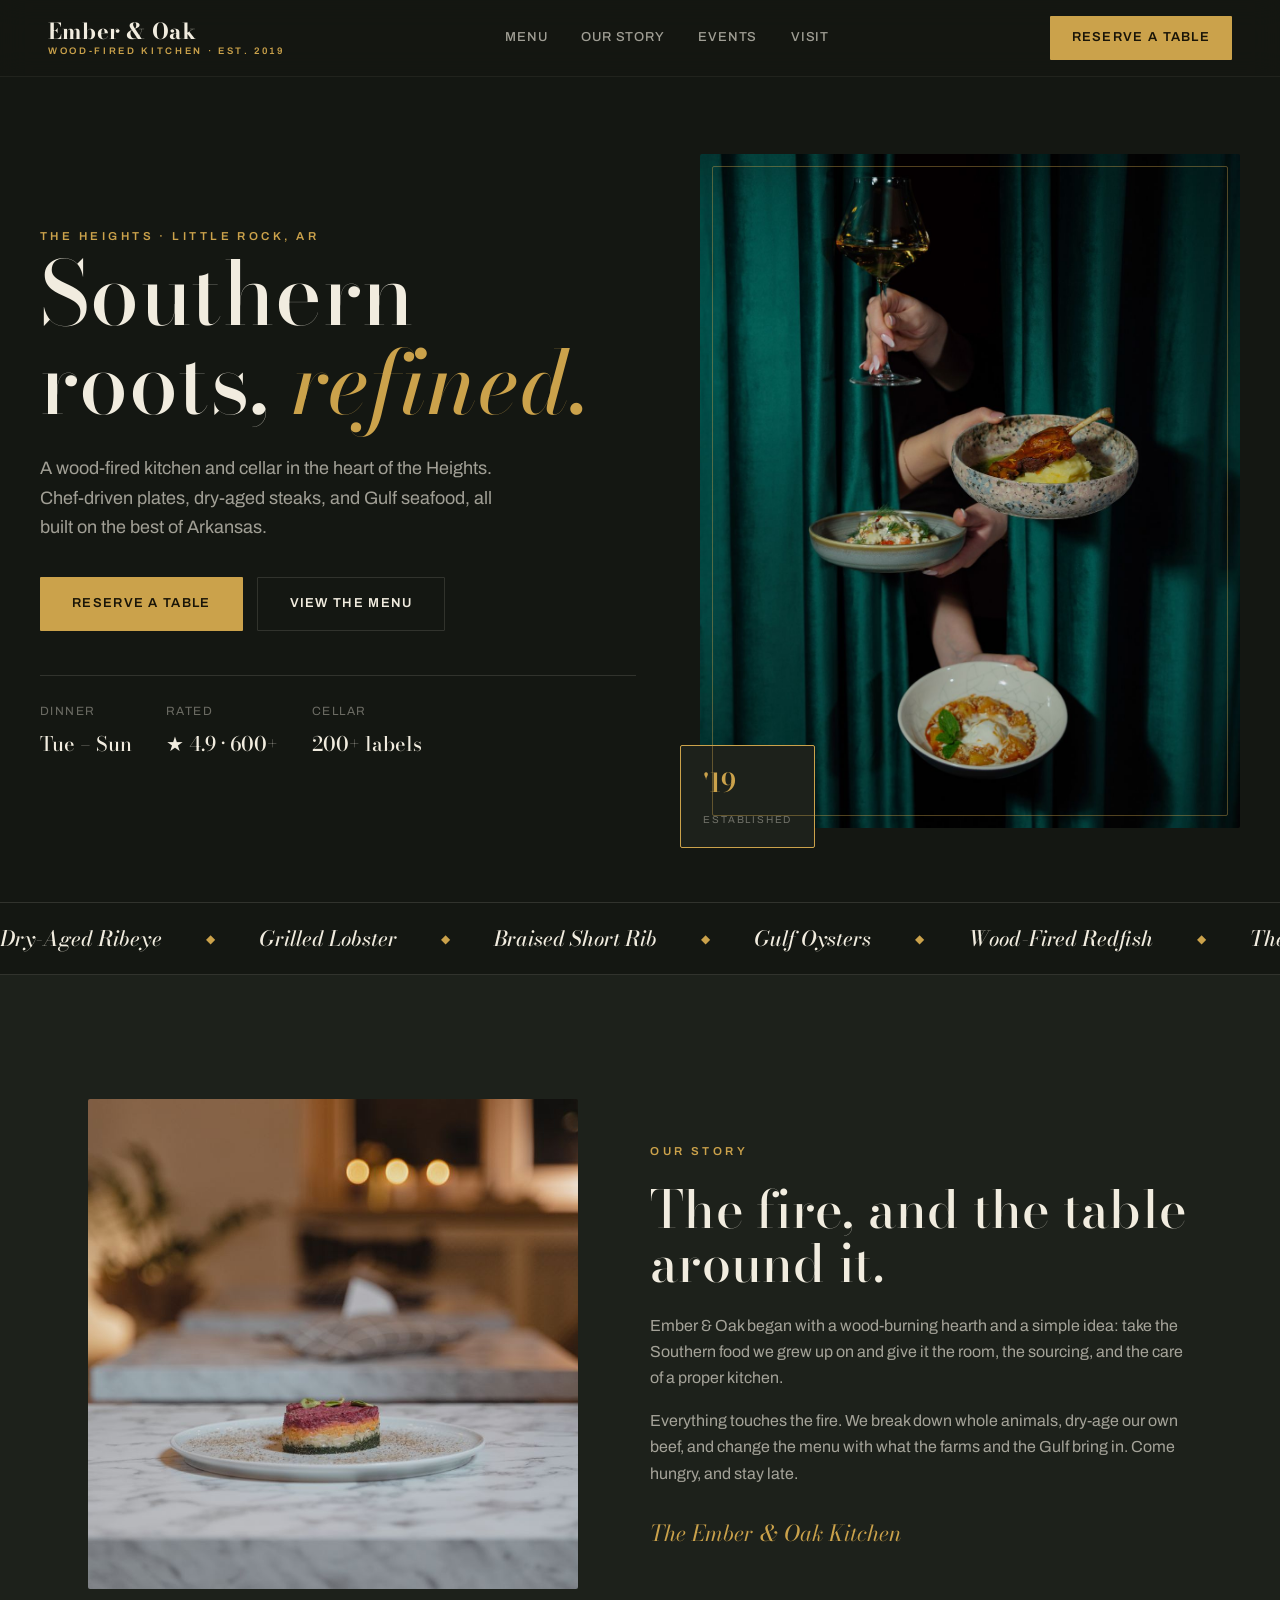
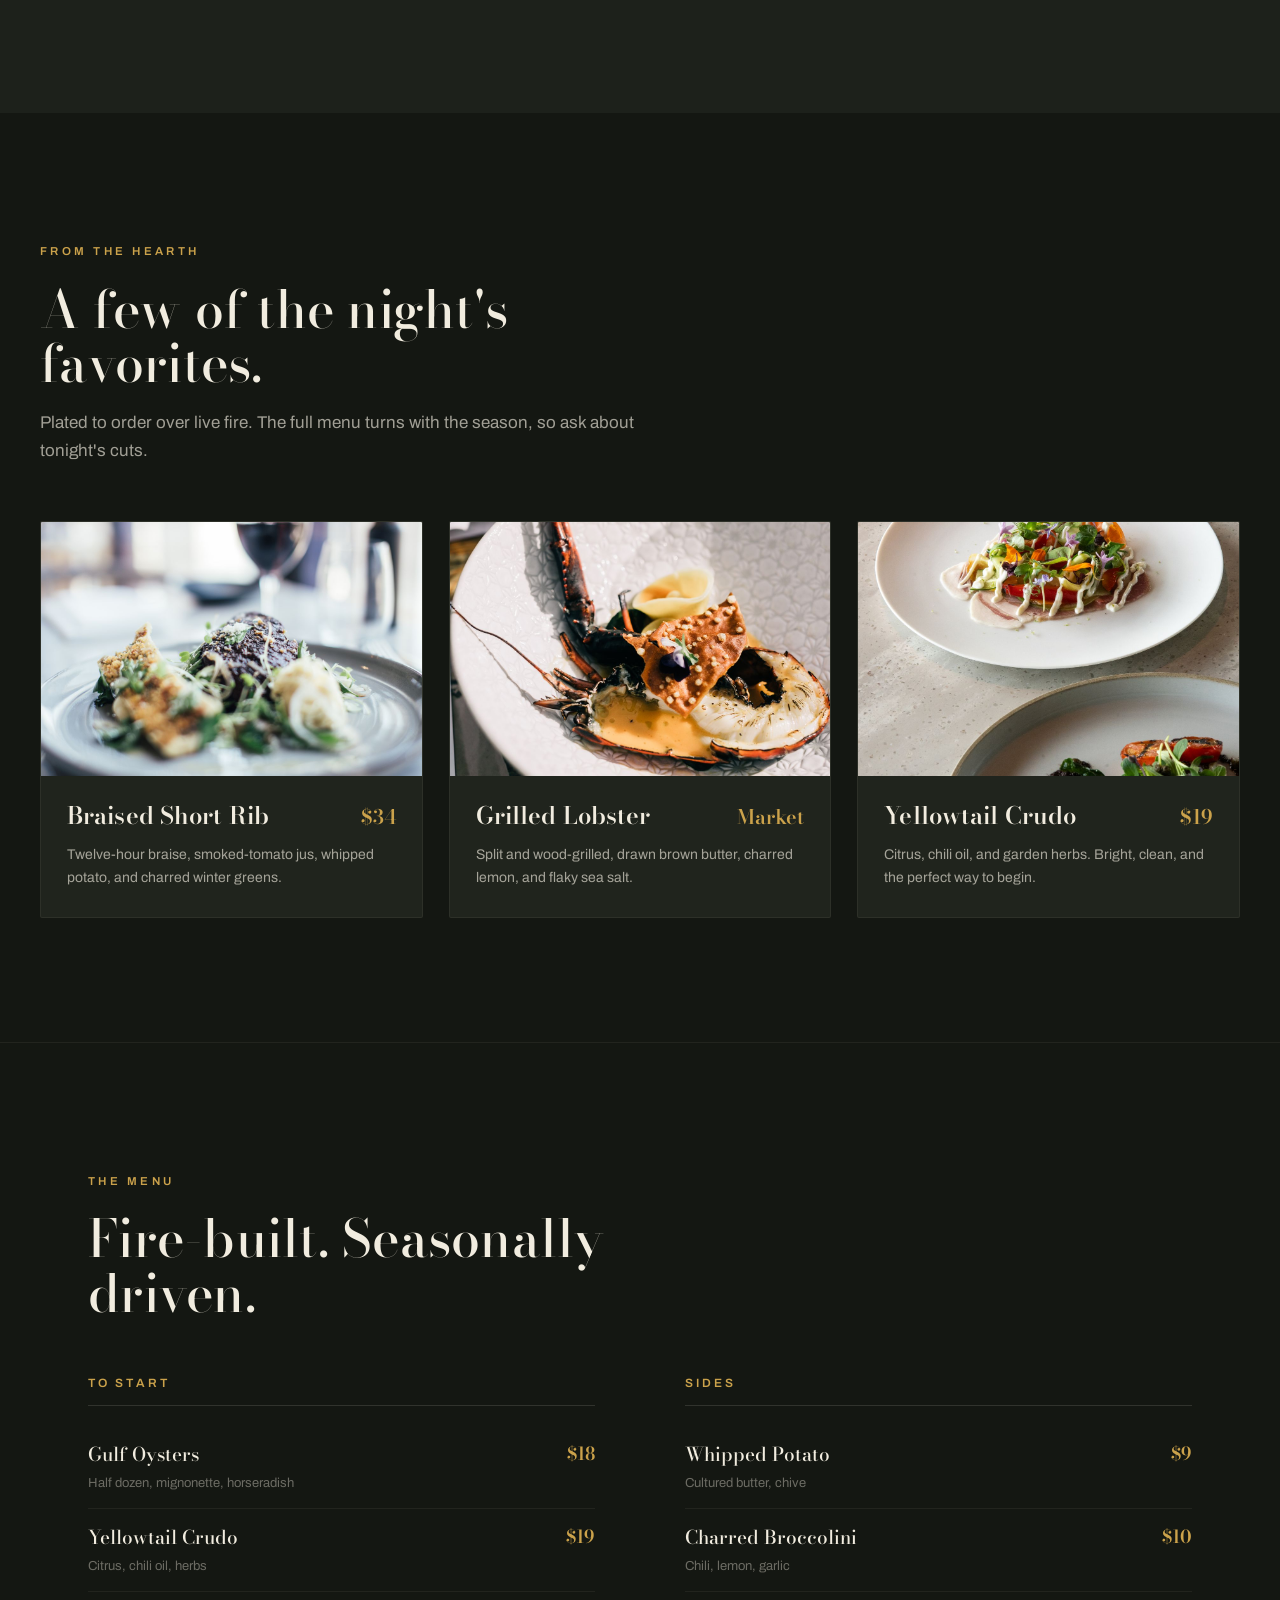
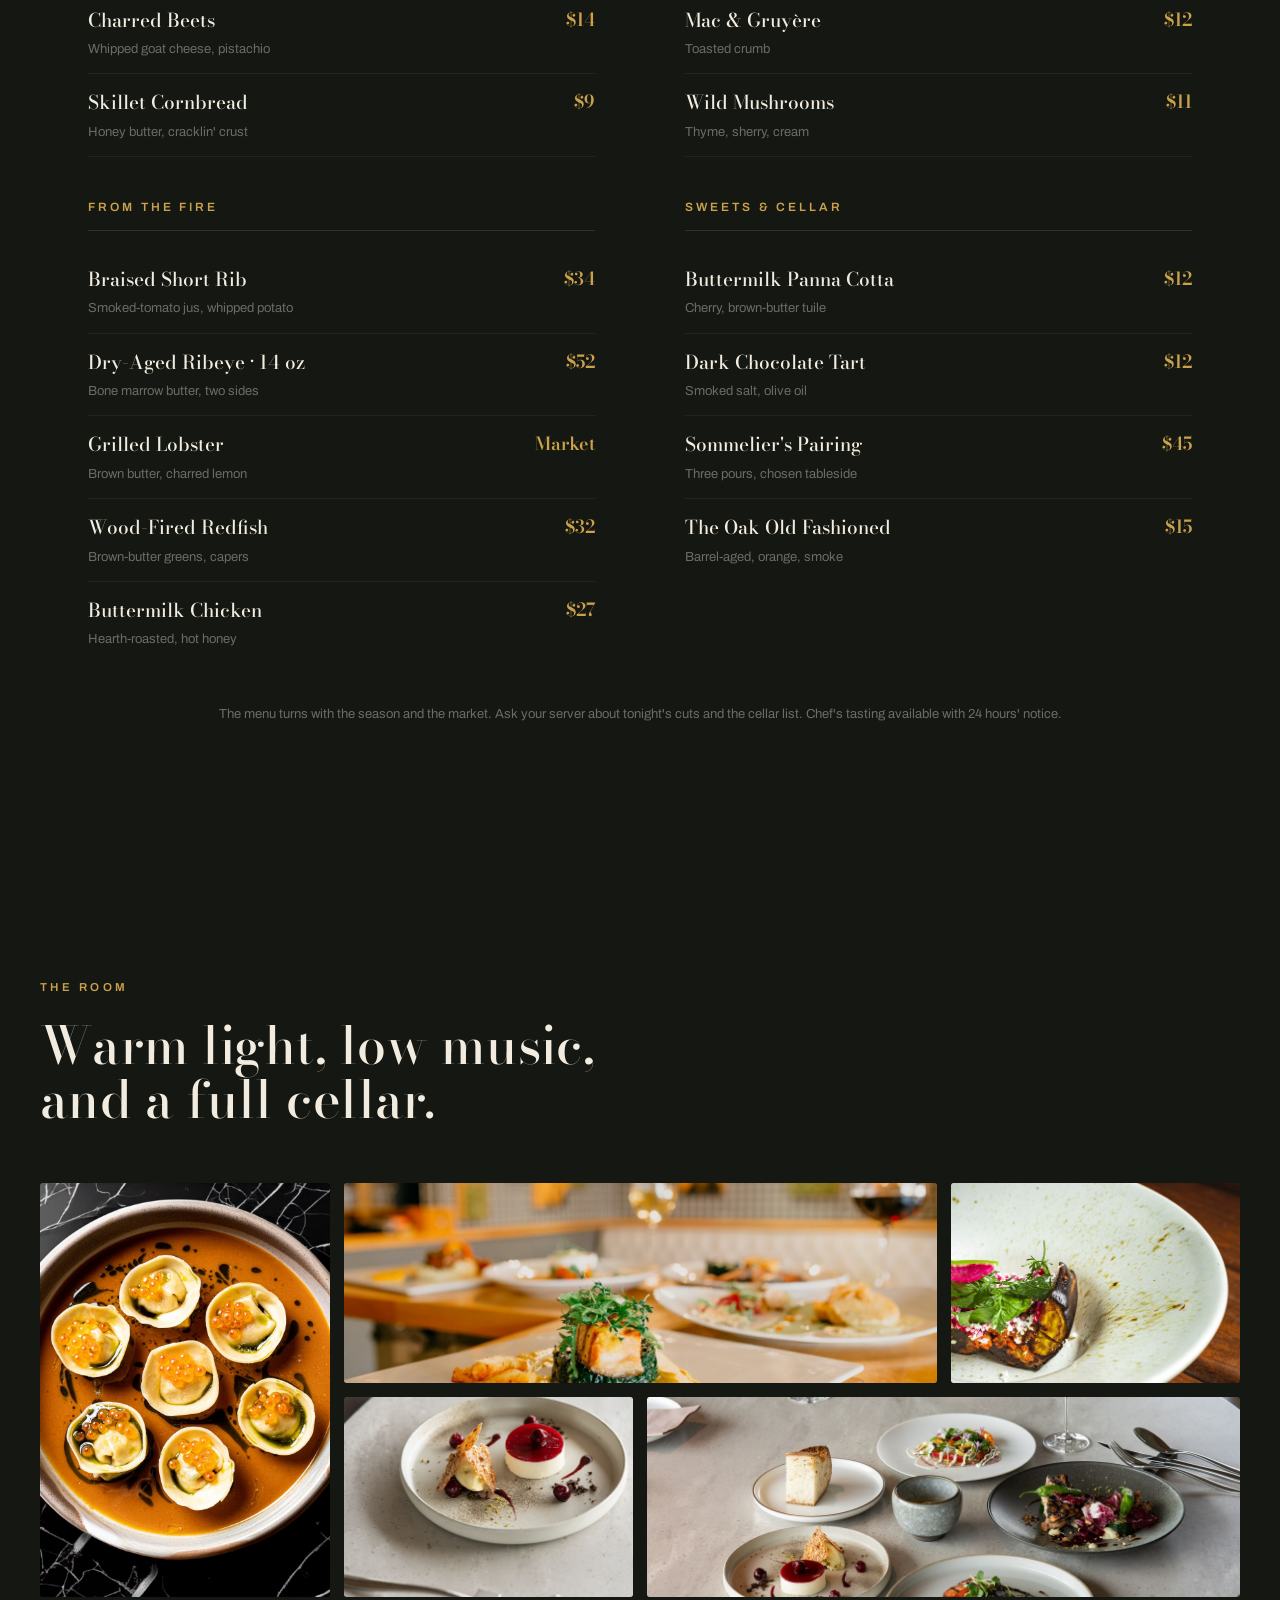
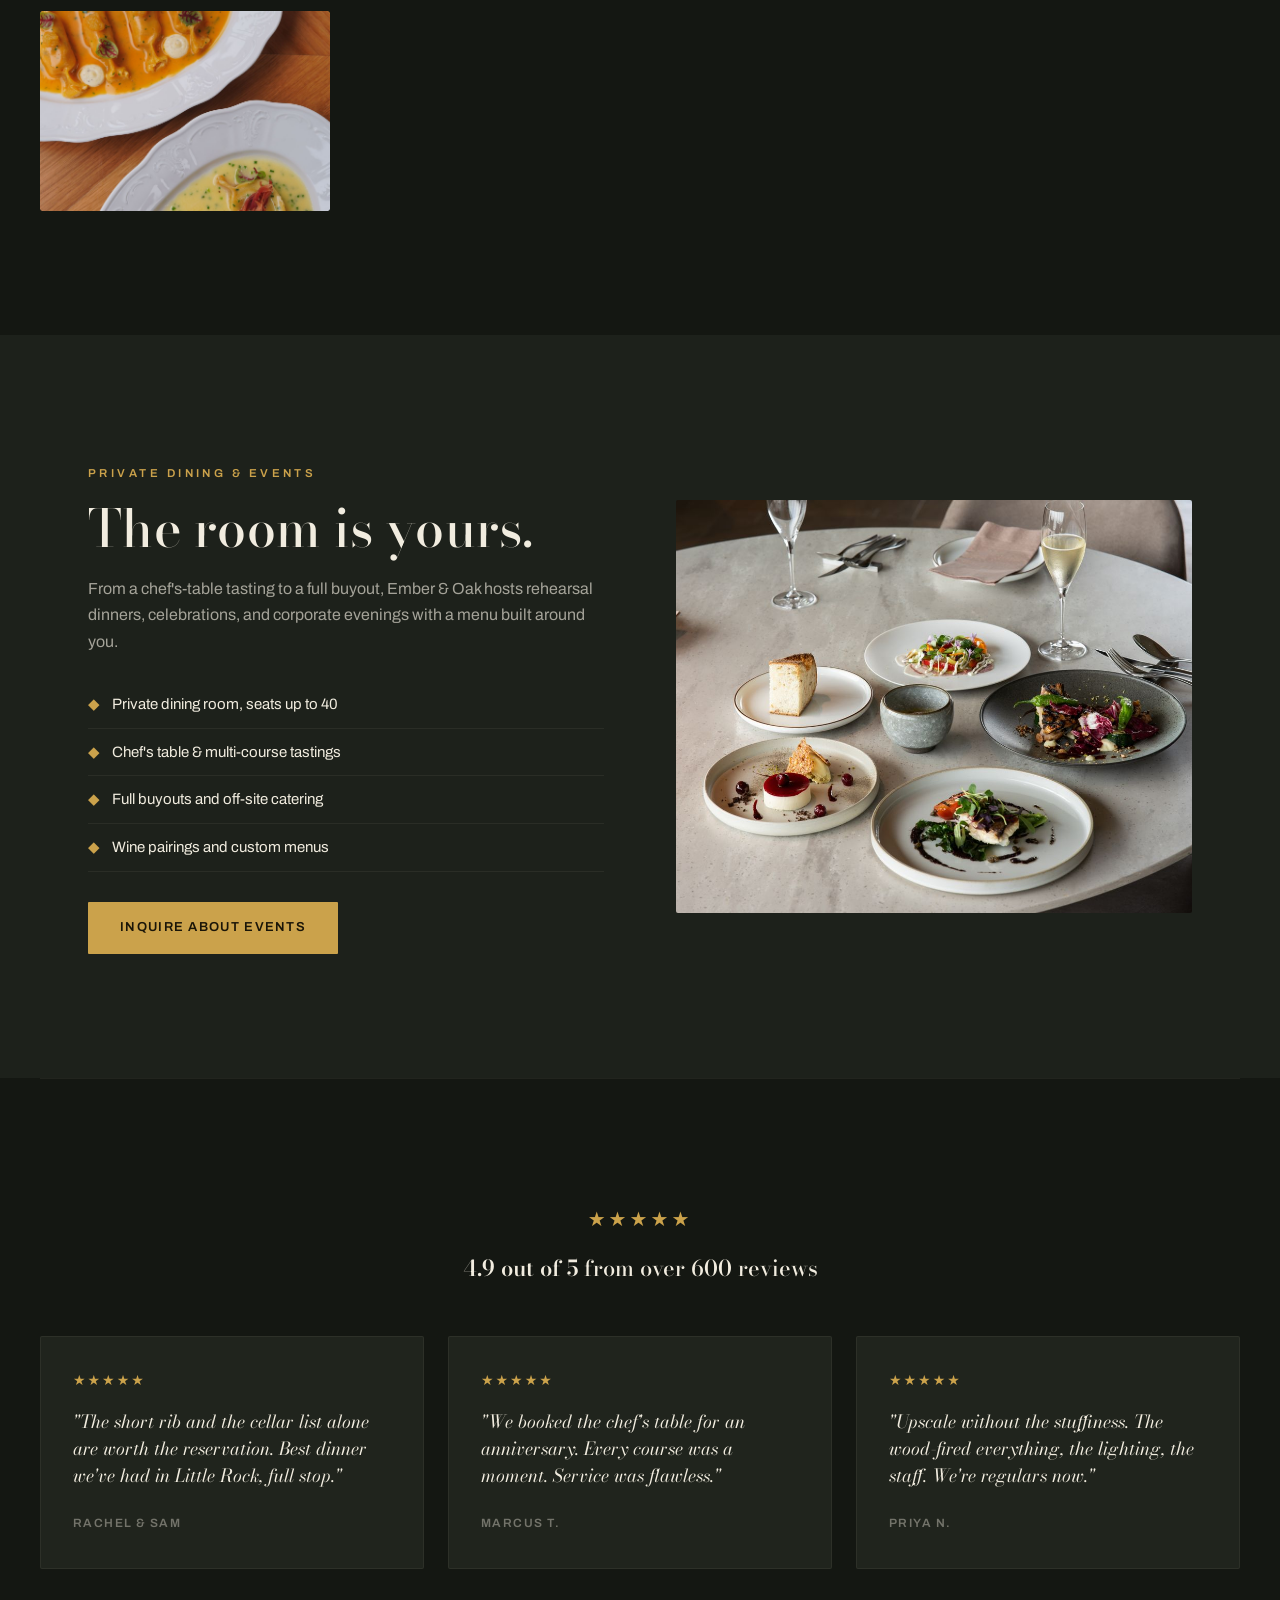
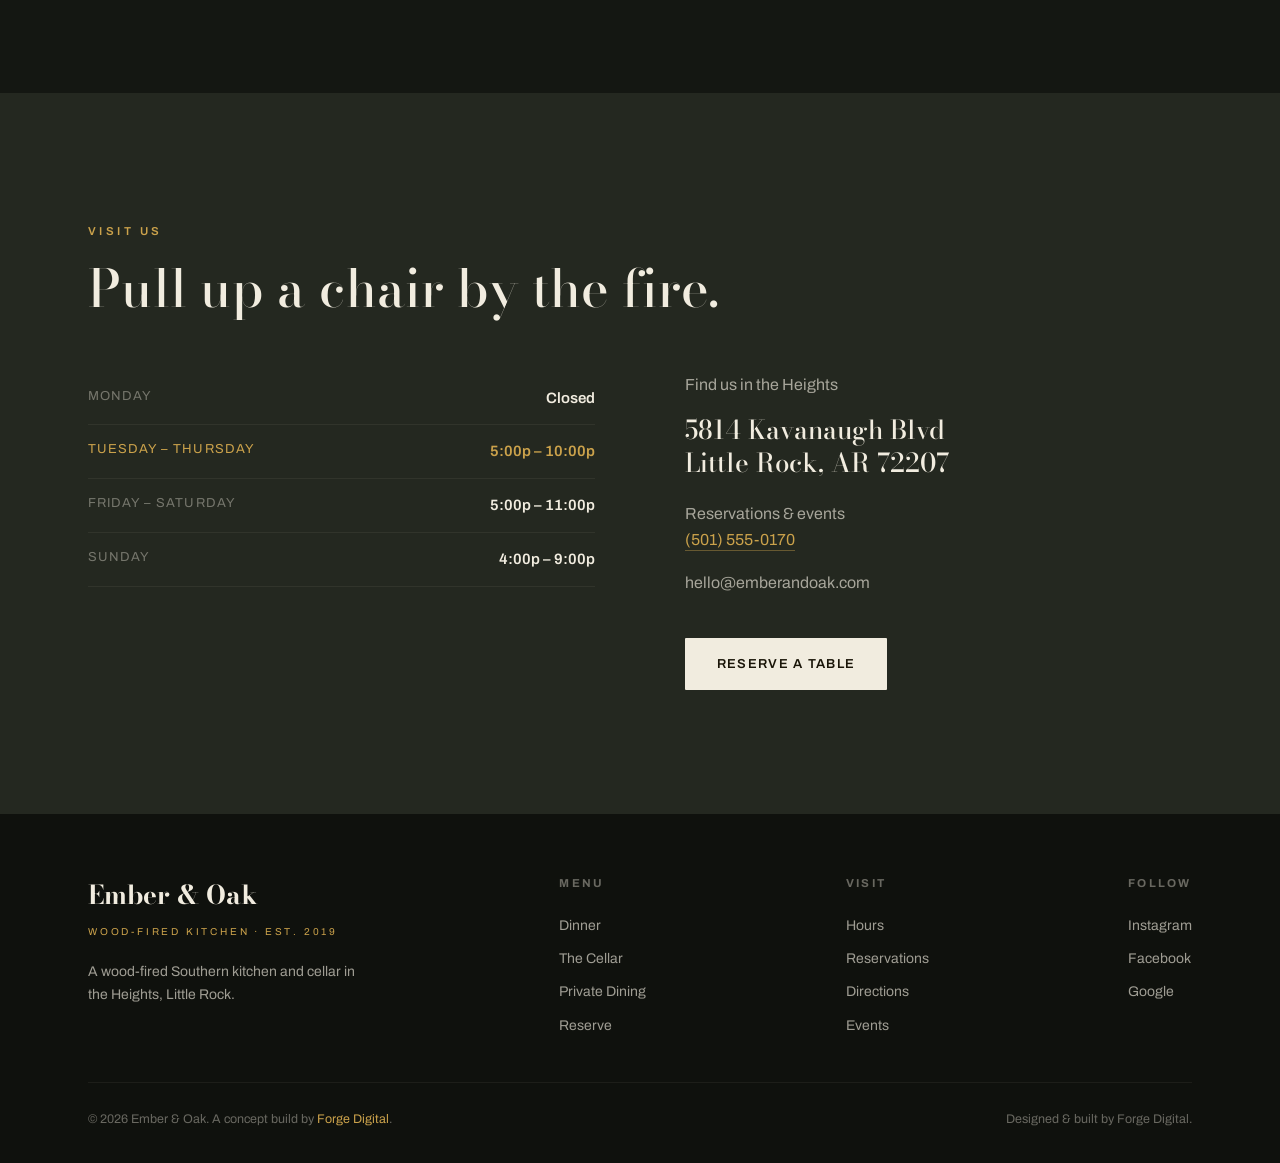
<file: portfolio/ember-and-oak.html>
<!DOCTYPE html>
<html lang="en">
<head>
<meta charset="UTF-8">
<meta name="viewport" content="width=device-width, initial-scale=1.0">
<title>Ember &amp; Oak — Wood-Fired Southern Kitchen · Little Rock, AR</title>
<meta name="description" content="A wood-fired kitchen and cellar in the Heights. Chef-driven small plates, dry-aged steaks, and Gulf seafood built on Arkansas ingredients. Reservations recommended.">
<meta name="theme-color" content="#141712">
<link rel="preconnect" href="https://fonts.googleapis.com">
<link rel="preconnect" href="https://fonts.gstatic.com" crossorigin>
<link href="https://fonts.googleapis.com/css2?family=Archivo:wght@400;500;600;700&family=Bodoni+Moda:ital,opsz,wght@0,6..96,400;0,6..96,500;0,6..96,600;0,6..96,700;0,6..96,900;1,6..96,500;1,6..96,600&display=swap" rel="stylesheet">
<style>
:root{
  --bg:#141712; --panel:#1D211B; --panel-2:#242820; --card:#20241D;
  --cream:#F1ECDF; --cream-2:rgba(241,236,223,.64); --cream-3:rgba(241,236,223,.4);
  --gold:#CBA24B; --gold-dk:#AD8636; --sage:#6E8C70;
  --line:rgba(241,236,223,.13); --line-2:rgba(241,236,223,.06);
  --font-display:"Bodoni Moda",Georgia,serif; --font-body:"Archivo",system-ui,sans-serif;
  --ease:cubic-bezier(.22,.61,.36,1); --wrap:1200px;
}
*{margin:0;padding:0;box-sizing:border-box}
html{scroll-behavior:smooth}
body{font-family:var(--font-body);background:var(--bg);color:var(--cream);line-height:1.65;-webkit-font-smoothing:antialiased;overflow-x:clip}
img{display:block;max-width:100%}
a{color:inherit;text-decoration:none}
.wrap{max-width:var(--wrap);margin:0 auto;padding:0 clamp(20px,5vw,48px)}
.eyebrow{font-family:var(--font-body);font-size:11.5px;font-weight:600;letter-spacing:.3em;text-transform:uppercase;color:var(--gold)}
h1,h2,h3{font-family:var(--font-display);font-weight:600;line-height:1.05;letter-spacing:.005em;color:var(--cream)}
h2{font-size:clamp(30px,4.8vw,52px);font-weight:500}
p{color:var(--cream-2)}
.btn{display:inline-flex;align-items:center;gap:10px;min-height:52px;padding:15px 32px;border-radius:1px;font-weight:600;font-size:13px;letter-spacing:.1em;text-transform:uppercase;cursor:pointer;border:none;transition:transform .25s var(--ease),background .25s,color .25s,border-color .25s}
.btn-primary{background:var(--gold);color:#1A1508}
.btn-primary:hover{background:var(--gold-dk);transform:translateY(-2px)}
.btn-ghost{background:transparent;color:var(--cream);border:1px solid var(--line)}
.btn-ghost:hover{border-color:var(--gold);color:var(--gold)}
.btn-light{background:var(--cream);color:#1A1508}
.btn-light:hover{background:#fff;transform:translateY(-2px)}

.nav{position:fixed;top:0;left:0;right:0;z-index:100;display:flex;align-items:center;justify-content:space-between;
  padding:16px clamp(20px,5vw,48px);background:rgba(20,23,18,.8);backdrop-filter:blur(14px);-webkit-backdrop-filter:blur(14px);
  border-bottom:1px solid var(--line-2);transition:transform .4s var(--ease)}
.nav.hide{transform:translateY(-100%)}
.brand{display:flex;flex-direction:column;line-height:1}
.brand b{font-family:var(--font-display);font-weight:700;font-size:22px;letter-spacing:.01em}
.brand small{font-size:9.5px;font-weight:600;letter-spacing:.28em;text-transform:uppercase;color:var(--gold);margin-top:5px}
.nav-links{display:flex;align-items:center;gap:34px}
.nav-links a{font-size:13px;font-weight:500;letter-spacing:.06em;text-transform:uppercase;color:var(--cream-2);position:relative;transition:color .2s}
.nav-links a::after{content:"";position:absolute;left:0;bottom:-6px;width:100%;height:1px;background:var(--gold);transform:scaleX(0);transform-origin:right;transition:transform .3s var(--ease)}
.nav-links a:hover{color:var(--cream)}.nav-links a:hover::after{transform:scaleX(1);transform-origin:left}
.nav-cta{display:flex;align-items:center;gap:14px}
.nav .btn{min-height:44px;padding:11px 22px}
.burger{display:none;width:46px;height:46px;flex-direction:column;justify-content:center;align-items:center;gap:5px;background:none;border:none;cursor:pointer;z-index:210}
.burger span{width:24px;height:2px;background:var(--cream);transition:transform .3s var(--ease),opacity .2s}

.mmenu{position:fixed;inset:0;z-index:200;background:var(--bg);display:flex;flex-direction:column;justify-content:center;align-items:center;gap:8px;
  transform:translateY(-100%);transition:transform .45s var(--ease);visibility:hidden}
.mmenu.open{transform:translateY(0);visibility:visible}
.mmenu a:not(.btn){font-family:var(--font-display);font-size:34px;font-weight:500;color:var(--cream);padding:10px}
.mmenu .btn{margin-top:20px}

.hero{position:relative;padding:154px 0 74px}
.hero-grid{display:grid;grid-template-columns:1.05fr .95fr;gap:clamp(30px,5vw,64px);align-items:center}
.hero h1{font-size:clamp(46px,7.5vw,88px);font-weight:500;letter-spacing:.005em;line-height:1.02}
.hero h1 em{font-style:italic;font-weight:500;color:var(--gold)}
.hero-sub{font-size:clamp(16px,1.6vw,18px);max-width:46ch;margin:26px 0 34px;color:var(--cream-2)}
.hero-cta{display:flex;flex-wrap:wrap;gap:14px}
.hero-meta{display:flex;gap:34px;margin-top:44px;padding-top:26px;border-top:1px solid var(--line)}
.hero-meta div{font-size:12px;color:var(--cream-3);text-transform:uppercase;letter-spacing:.12em}
.hero-meta strong{display:block;font-family:var(--font-display);font-size:20px;color:var(--cream);font-weight:500;margin-top:6px;letter-spacing:0;text-transform:none}
.hero-photo{position:relative}
.hero-photo img{width:100%;aspect-ratio:4/5;object-fit:cover;border-radius:2px}
.hero-photo::after{content:"";position:absolute;inset:12px;border:1px solid rgba(203,162,75,.4);pointer-events:none;border-radius:2px}
.hero-badge{position:absolute;bottom:-20px;left:-20px;background:var(--panel);border:1px solid var(--gold);color:var(--cream);padding:16px 22px;border-radius:2px}
.hero-badge b{font-family:var(--font-display);font-size:26px;font-weight:600;display:block;color:var(--gold)}
.hero-badge span{font-size:10px;letter-spacing:.18em;text-transform:uppercase;color:var(--cream-3)}

.strip{border-block:1px solid var(--line);overflow:hidden;padding:18px 0}
.strip-track{display:flex;gap:44px;white-space:nowrap;width:max-content;animation:scroll 34s linear infinite;font-family:var(--font-display);font-style:italic;font-size:21px;font-weight:500;color:var(--cream)}
.strip-track span{display:flex;align-items:center;gap:44px}.strip-track em{color:var(--gold);font-style:normal;font-size:12px}
@keyframes scroll{to{transform:translateX(-50%)}}

.section{padding:clamp(74px,10vw,124px) 0}
.section-head{max-width:640px;margin-bottom:56px}
.section-head h2{margin:18px 0}
.section-head p{font-size:17px}

.story{background:var(--panel)}
.story-grid{display:grid;grid-template-columns:.95fr 1.05fr;gap:clamp(34px,6vw,72px);align-items:center}
.story-img{position:relative}
.story-img img{width:100%;aspect-ratio:1/1;object-fit:cover;border-radius:2px}
.story-txt h2{margin:18px 0 22px}
.story-txt p+p{margin-top:16px}
.story-sign{margin-top:28px;font-family:var(--font-display);font-style:italic;font-size:22px;color:var(--gold)}

.dishes{display:grid;grid-template-columns:repeat(3,1fr);gap:26px}
.dish{background:var(--card);border:1px solid var(--line-2);border-radius:2px;overflow:hidden;transition:transform .3s var(--ease),border-color .3s}
.dish:hover{transform:translateY(-6px);border-color:var(--gold)}
.dish img{width:100%;aspect-ratio:3/2;object-fit:cover}
.dish-body{padding:24px 26px 28px}
.dish-body .row{display:flex;justify-content:space-between;align-items:baseline;gap:12px}
.dish-body h3{font-size:24px;font-weight:600}
.dish-price{font-family:var(--font-display);font-weight:600;color:var(--gold);font-size:20px;white-space:nowrap}
.dish-body p{font-size:14px;margin-top:10px}

.menu{background:var(--bg);border-top:1px solid var(--line-2)}
.menu-grid{display:grid;grid-template-columns:1fr 1fr;gap:clamp(40px,7vw,90px);margin-top:20px}
.menu-col h3{font-family:var(--font-body);font-size:12px;letter-spacing:.26em;text-transform:uppercase;color:var(--gold);padding-bottom:16px;margin-bottom:20px;border-bottom:1px solid var(--line);font-weight:600}
.mitem{display:flex;justify-content:space-between;gap:16px;padding:13px 0;border-bottom:1px solid var(--line-2)}
.mitem:last-child{border-bottom:none}
.mitem .n{font-family:var(--font-display);font-weight:500;font-size:19px;color:var(--cream)}
.mitem .d{font-size:13px;color:var(--cream-3);margin-top:3px}
.mitem .p{font-family:var(--font-display);color:var(--gold);font-weight:600;white-space:nowrap;font-size:18px}
.menu-note{margin-top:40px;font-size:13px;color:var(--cream-3);text-align:center}

.gallery-grid{display:grid;grid-template-columns:repeat(4,1fr);grid-auto-rows:200px;gap:14px}
.gallery-grid img{width:100%;height:100%;object-fit:cover;border-radius:2px;transition:transform .5s var(--ease)}
.gallery-grid a{overflow:hidden;border-radius:2px}
.gallery-grid a:hover img{transform:scale(1.06)}
.g-tall{grid-row:span 2}.g-wide{grid-column:span 2}

.catering{background:var(--panel)}
.cater-grid{display:grid;grid-template-columns:1fr 1fr;gap:clamp(34px,6vw,72px);align-items:center}
.cater-img img{width:100%;aspect-ratio:5/4;object-fit:cover;border-radius:2px}
.cater-txt h2{margin:16px 0 20px}
.cater-list{list-style:none;margin:26px 0 30px}
.cater-list li{display:flex;gap:12px;padding:11px 0;font-size:15px;color:var(--cream);border-bottom:1px solid var(--line-2)}
.cater-list li b{color:var(--gold)}

.reviews{text-align:center;border-top:1px solid var(--line-2)}
.stars{color:var(--gold);font-size:20px;letter-spacing:3px}
.rev-agg{font-family:var(--font-display);font-size:22px;margin:14px 0 50px;font-weight:500}
.rev-agg b{font-weight:600;color:var(--cream)}
.rev-grid{display:grid;grid-template-columns:repeat(3,1fr);gap:24px;text-align:left}
.rev{background:var(--card);border:1px solid var(--line-2);padding:32px;border-radius:2px}
.rev .stars{font-size:14px;letter-spacing:2px}
.rev p{font-family:var(--font-display);font-size:18px;font-weight:400;font-style:italic;color:var(--cream);margin:16px 0 20px;line-height:1.5}
.rev cite{font-style:normal;font-size:12px;font-weight:600;letter-spacing:.12em;text-transform:uppercase;color:var(--cream-3)}

.visit{background:var(--panel-2)}
.visit-grid{display:grid;grid-template-columns:1fr 1fr;gap:clamp(40px,7vw,90px);margin-top:16px}
.hours-row{display:flex;justify-content:space-between;padding:14px 0;border-bottom:1px solid var(--line-2);font-size:15px}
.hours-row span:first-child{color:var(--cream-3);text-transform:uppercase;letter-spacing:.08em;font-size:13px}
.hours-row b{color:var(--cream);font-weight:600}
.hours-row.today b,.hours-row.today span{color:var(--gold)}
.visit-info p{color:var(--cream-2);margin-bottom:16px}
.visit-info .big{font-family:var(--font-display);font-size:26px;color:var(--cream);margin:8px 0 22px;font-weight:500;line-height:1.25}
.visit-info a.line{color:var(--gold);border-bottom:1px solid rgba(203,162,75,.4);padding-bottom:2px}
.visit .btn{margin-top:26px}

footer{background:#0F110D;color:var(--cream-3);padding:60px 0 34px}
.foot-grid{display:flex;justify-content:space-between;flex-wrap:wrap;gap:34px;padding-bottom:40px;border-bottom:1px solid var(--line-2)}
.foot-brand b{font-family:var(--font-display);font-size:26px;font-weight:700;color:var(--cream);display:block}
.foot-brand small{font-size:10px;letter-spacing:.28em;text-transform:uppercase;color:var(--gold)}
.foot-col h4{font-size:11.5px;letter-spacing:.2em;text-transform:uppercase;color:var(--cream-3);margin-bottom:16px}
.foot-col a{display:block;color:var(--cream-2);padding:5px 0;font-size:14px;transition:color .2s}
.foot-col a:hover{color:var(--gold)}
.foot-bottom{display:flex;justify-content:space-between;flex-wrap:wrap;gap:12px;padding-top:26px;font-size:12.5px}
.foot-bottom a{color:var(--gold)}

.reveal{opacity:0;transform:translateY(26px);transition:opacity .7s var(--ease),transform .7s var(--ease)}
.reveal.in{opacity:1;transform:none}

@media(max-width:900px){
  .nav-links,.nav-cta .btn{display:none}
  .burger{display:flex}
  .hero-grid,.story-grid,.cater-grid,.visit-grid{grid-template-columns:1fr;gap:40px}
  .hero{padding:120px 0 52px}
  .hero-photo{max-width:420px;margin:0 auto}
  .dishes,.rev-grid{grid-template-columns:1fr}
  .menu-grid{grid-template-columns:1fr;gap:30px}
  .gallery-grid{grid-template-columns:repeat(2,1fr);grid-auto-rows:150px}
  .g-wide{grid-column:span 2}.g-tall{grid-row:span 1}
}
@media(max-width:520px){
  .hero-meta{flex-wrap:wrap;gap:20px}
  .gallery-grid{grid-template-columns:1fr;grid-auto-rows:200px}.g-wide{grid-column:span 1}
}
</style>
</head>
<body>

<header class="nav" id="nav">
  <a href="#top" class="brand"><b>Ember &amp; Oak</b><small>Wood-Fired Kitchen · Est. 2019</small></a>
  <nav class="nav-links">
    <a href="#menu">Menu</a>
    <a href="#story">Our Story</a>
    <a href="#events">Events</a>
    <a href="#visit">Visit</a>
  </nav>
  <div class="nav-cta">
    <a href="#visit" class="btn btn-primary">Reserve a Table</a>
    <button class="burger" id="burger" aria-label="Menu" aria-expanded="false"><span></span><span></span><span></span></button>
  </div>
</header>

<div class="mmenu" id="mmenu">
  <a href="#menu">Menu</a>
  <a href="#story">Our Story</a>
  <a href="#events">Events</a>
  <a href="#visit">Visit</a>
  <a href="#visit" class="btn btn-primary">Reserve a Table</a>
</div>

<main id="top">

<section class="hero wrap">
  <div class="hero-grid">
    <div>
      <span class="eyebrow">The Heights · Little Rock, AR</span>
      <h1>Southern roots, <em>refined.</em></h1>
      <p class="hero-sub">A wood-fired kitchen and cellar in the heart of the Heights. Chef-driven plates, dry-aged steaks, and Gulf seafood, all built on the best of Arkansas.</p>
      <div class="hero-cta">
        <a href="#visit" class="btn btn-primary">Reserve a Table</a>
        <a href="#menu" class="btn btn-ghost">View the Menu</a>
      </div>
      <div class="hero-meta">
        <div>Dinner<strong>Tue – Sun</strong></div>
        <div>Rated<strong>★ 4.9 · 600+</strong></div>
        <div>Cellar<strong>200+ labels</strong></div>
      </div>
    </div>
    <div class="hero-photo">
      <img src="img/eo-hero.jpg" alt="A tasting of plates and wine at Ember &amp; Oak">
      <div class="hero-badge"><b>'19</b><span>Established</span></div>
    </div>
  </div>
</section>

<div class="strip">
  <div class="strip-track">
    <span>Dry-Aged Ribeye <em>◆</em> Grilled Lobster <em>◆</em> Braised Short Rib <em>◆</em> Gulf Oysters <em>◆</em> Wood-Fired Redfish <em>◆</em> The Cellar <em>◆</em></span>
    <span>Dry-Aged Ribeye <em>◆</em> Grilled Lobster <em>◆</em> Braised Short Rib <em>◆</em> Gulf Oysters <em>◆</em> Wood-Fired Redfish <em>◆</em> The Cellar <em>◆</em></span>
  </div>
</div>

<section class="section story" id="story">
  <div class="wrap story-grid">
    <div class="story-img reveal"><img src="img/eo-story.jpg" alt="An intimate table at Ember &amp; Oak"></div>
    <div class="story-txt reveal">
      <span class="eyebrow">Our Story</span>
      <h2>The fire, and the table around it.</h2>
      <p>Ember &amp; Oak began with a wood-burning hearth and a simple idea: take the Southern food we grew up on and give it the room, the sourcing, and the care of a proper kitchen.</p>
      <p>Everything touches the fire. We break down whole animals, dry-age our own beef, and change the menu with what the farms and the Gulf bring in. Come hungry, and stay late.</p>
      <div class="story-sign">The Ember &amp; Oak Kitchen</div>
    </div>
  </div>
</section>

<section class="section wrap">
  <div class="section-head reveal">
    <span class="eyebrow">From the Hearth</span>
    <h2>A few of the night's favorites.</h2>
    <p>Plated to order over live fire. The full menu turns with the season, so ask about tonight's cuts.</p>
  </div>
  <div class="dishes">
    <article class="dish reveal">
      <img src="img/eo-dish-shortrib.jpg" alt="Braised short rib">
      <div class="dish-body"><div class="row"><h3>Braised Short Rib</h3><span class="dish-price">$34</span></div>
      <p>Twelve-hour braise, smoked-tomato jus, whipped potato, and charred winter greens.</p></div>
    </article>
    <article class="dish reveal">
      <img src="img/eo-dish-lobster.jpg" alt="Grilled lobster">
      <div class="dish-body"><div class="row"><h3>Grilled Lobster</h3><span class="dish-price">Market</span></div>
      <p>Split and wood-grilled, drawn brown butter, charred lemon, and flaky sea salt.</p></div>
    </article>
    <article class="dish reveal">
      <img src="img/eo-dish-crudo.jpg" alt="Yellowtail crudo">
      <div class="dish-body"><div class="row"><h3>Yellowtail Crudo</h3><span class="dish-price">$19</span></div>
      <p>Citrus, chili oil, and garden herbs. Bright, clean, and the perfect way to begin.</p></div>
    </article>
  </div>
</section>

<section class="section menu" id="menu">
  <div class="wrap">
    <div class="section-head reveal"><span class="eyebrow">The Menu</span><h2>Fire-built. Seasonally driven.</h2></div>
    <div class="menu-grid">
      <div class="menu-col reveal">
        <h3>To Start</h3>
        <div class="mitem"><div><span class="n">Gulf Oysters</span><div class="d">Half dozen, mignonette, horseradish</div></div><span class="p">$18</span></div>
        <div class="mitem"><div><span class="n">Yellowtail Crudo</span><div class="d">Citrus, chili oil, herbs</div></div><span class="p">$19</span></div>
        <div class="mitem"><div><span class="n">Charred Beets</span><div class="d">Whipped goat cheese, pistachio</div></div><span class="p">$14</span></div>
        <div class="mitem"><div><span class="n">Skillet Cornbread</span><div class="d">Honey butter, cracklin' crust</div></div><span class="p">$9</span></div>

        <h3 style="margin-top:44px">From the Fire</h3>
        <div class="mitem"><div><span class="n">Braised Short Rib</span><div class="d">Smoked-tomato jus, whipped potato</div></div><span class="p">$34</span></div>
        <div class="mitem"><div><span class="n">Dry-Aged Ribeye · 14 oz</span><div class="d">Bone marrow butter, two sides</div></div><span class="p">$52</span></div>
        <div class="mitem"><div><span class="n">Grilled Lobster</span><div class="d">Brown butter, charred lemon</div></div><span class="p">Market</span></div>
        <div class="mitem"><div><span class="n">Wood-Fired Redfish</span><div class="d">Brown-butter greens, capers</div></div><span class="p">$32</span></div>
        <div class="mitem"><div><span class="n">Buttermilk Chicken</span><div class="d">Hearth-roasted, hot honey</div></div><span class="p">$27</span></div>
      </div>
      <div class="menu-col reveal">
        <h3>Sides</h3>
        <div class="mitem"><div><span class="n">Whipped Potato</span><div class="d">Cultured butter, chive</div></div><span class="p">$9</span></div>
        <div class="mitem"><div><span class="n">Charred Broccolini</span><div class="d">Chili, lemon, garlic</div></div><span class="p">$10</span></div>
        <div class="mitem"><div><span class="n">Mac &amp; Gruyère</span><div class="d">Toasted crumb</div></div><span class="p">$12</span></div>
        <div class="mitem"><div><span class="n">Wild Mushrooms</span><div class="d">Thyme, sherry, cream</div></div><span class="p">$11</span></div>

        <h3 style="margin-top:44px">Sweets &amp; Cellar</h3>
        <div class="mitem"><div><span class="n">Buttermilk Panna Cotta</span><div class="d">Cherry, brown-butter tuile</div></div><span class="p">$12</span></div>
        <div class="mitem"><div><span class="n">Dark Chocolate Tart</span><div class="d">Smoked salt, olive oil</div></div><span class="p">$12</span></div>
        <div class="mitem"><div><span class="n">Sommelier's Pairing</span><div class="d">Three pours, chosen tableside</div></div><span class="p">$45</span></div>
        <div class="mitem"><div><span class="n">The Oak Old Fashioned</span><div class="d">Barrel-aged, orange, smoke</div></div><span class="p">$15</span></div>
      </div>
    </div>
    <p class="menu-note">The menu turns with the season and the market. Ask your server about tonight's cuts and the cellar list. Chef's tasting available with 24 hours' notice.</p>
  </div>
</section>

<section class="section wrap">
  <div class="section-head reveal"><span class="eyebrow">The Room</span><h2>Warm light, low music, and a full cellar.</h2></div>
  <div class="gallery-grid">
    <a class="g-tall reveal" href="#"><img src="img/eo-gallery-1.jpg" alt="A signature plate"></a>
    <a class="g-wide reveal" href="#"><img src="img/eo-gallery-4.jpg" alt="A plated course in the dining room"></a>
    <a class="reveal" href="#"><img src="img/eo-gallery-2.jpg" alt="A wood-fired dish"></a>
    <a class="reveal" href="#"><img src="img/eo-gallery-3.jpg" alt="A plated dessert"></a>
    <a class="g-wide reveal" href="#"><img src="img/eo-gallery-6.jpg" alt="A shared table of plates"></a>
    <a class="reveal" href="#"><img src="img/eo-gallery-5.jpg" alt="Handmade pasta"></a>
  </div>
</section>

<section class="section catering" id="events">
  <div class="wrap cater-grid">
    <div class="cater-txt reveal">
      <span class="eyebrow">Private Dining &amp; Events</span>
      <h2>The room is yours.</h2>
      <p>From a chef's-table tasting to a full buyout, Ember &amp; Oak hosts rehearsal dinners, celebrations, and corporate evenings with a menu built around you.</p>
      <ul class="cater-list">
        <li><b>◆</b> Private dining room, seats up to 40</li>
        <li><b>◆</b> Chef's table &amp; multi-course tastings</li>
        <li><b>◆</b> Full buyouts and off-site catering</li>
        <li><b>◆</b> Wine pairings and custom menus</li>
      </ul>
      <a href="#visit" class="btn btn-primary">Inquire About Events</a>
    </div>
    <div class="cater-img reveal"><img src="img/eo-gallery-6.jpg" alt="A private event spread"></div>
  </div>
</section>

<section class="section reviews wrap">
  <div class="reveal">
    <div class="stars">★★★★★</div>
    <div class="rev-agg"><b>4.9 out of 5</b> from over 600 reviews</div>
  </div>
  <div class="rev-grid">
    <div class="rev reveal"><div class="stars">★★★★★</div><p>"The short rib and the cellar list alone are worth the reservation. Best dinner we've had in Little Rock, full stop."</p><cite>Rachel &amp; Sam</cite></div>
    <div class="rev reveal"><div class="stars">★★★★★</div><p>"We booked the chef's table for an anniversary. Every course was a moment. Service was flawless."</p><cite>Marcus T.</cite></div>
    <div class="rev reveal"><div class="stars">★★★★★</div><p>"Upscale without the stuffiness. The wood-fired everything, the lighting, the staff. We're regulars now."</p><cite>Priya N.</cite></div>
  </div>
</section>

<section class="section visit" id="visit">
  <div class="wrap">
    <div class="section-head reveal"><span class="eyebrow">Visit Us</span><h2>Pull up a chair by the fire.</h2></div>
    <div class="visit-grid">
      <div class="reveal">
        <div class="hours-row"><span>Monday</span><b>Closed</b></div>
        <div class="hours-row today"><span>Tuesday – Thursday</span><b>5:00p – 10:00p</b></div>
        <div class="hours-row"><span>Friday – Saturday</span><b>5:00p – 11:00p</b></div>
        <div class="hours-row"><span>Sunday</span><b>4:00p – 9:00p</b></div>
      </div>
      <div class="visit-info reveal">
        <p>Find us in the Heights</p>
        <div class="big">5814 Kavanaugh Blvd<br>Little Rock, AR 72207</div>
        <p>Reservations &amp; events<br><a class="line" href="tel:+15015550170">(501) 555-0170</a></p>
        <p style="margin-top:14px">hello@emberandoak.com</p>
        <a href="#" class="btn btn-light">Reserve a Table</a>
      </div>
    </div>
  </div>
</section>

</main>

<footer>
  <div class="wrap">
    <div class="foot-grid">
      <div class="foot-brand"><b>Ember &amp; Oak</b><small>Wood-Fired Kitchen · Est. 2019</small>
        <p style="margin-top:16px;max-width:34ch;font-size:14px">A wood-fired Southern kitchen and cellar in the Heights, Little Rock.</p>
      </div>
      <div class="foot-col"><h4>Menu</h4><a href="#menu">Dinner</a><a href="#menu">The Cellar</a><a href="#events">Private Dining</a><a href="#visit">Reserve</a></div>
      <div class="foot-col"><h4>Visit</h4><a href="#visit">Hours</a><a href="#visit">Reservations</a><a href="#visit">Directions</a><a href="#events">Events</a></div>
      <div class="foot-col"><h4>Follow</h4><a href="#">Instagram</a><a href="#">Facebook</a><a href="#">Google</a></div>
    </div>
    <div class="foot-bottom">
      <span>© 2026 Ember &amp; Oak. A concept build by <a href="https://forgedigi.org">Forge Digital</a>.</span>
      <span>Designed &amp; built by Forge Digital.</span>
    </div>
  </div>
</footer>

<script>
(function(){
  var burger=document.getElementById('burger'), mmenu=document.getElementById('mmenu');
  function set(open){ mmenu.classList.toggle('open',open); burger.setAttribute('aria-expanded',open); document.body.style.overflow=open?'hidden':''; }
  burger.addEventListener('click',function(){ set(!mmenu.classList.contains('open')); });
  mmenu.querySelectorAll('a').forEach(function(a){ a.addEventListener('click',function(){ set(false); }); });
  document.addEventListener('keydown',function(e){ if(e.key==='Escape') set(false); });
})();
(function(){
  var nav=document.getElementById('nav'), last=0;
  window.addEventListener('scroll',function(){ var y=window.pageYOffset; nav.classList.toggle('hide', y>last && y>320); last=y; },{passive:true});
})();
(function(){
  var io=new IntersectionObserver(function(es){es.forEach(function(e){if(e.isIntersecting){e.target.classList.add('in');io.unobserve(e.target);}});},{threshold:.12,rootMargin:"0px 0px -8% 0px"});
  document.querySelectorAll('.reveal').forEach(function(el){io.observe(el);});
})();
</script>
</body>
</html>
</file>
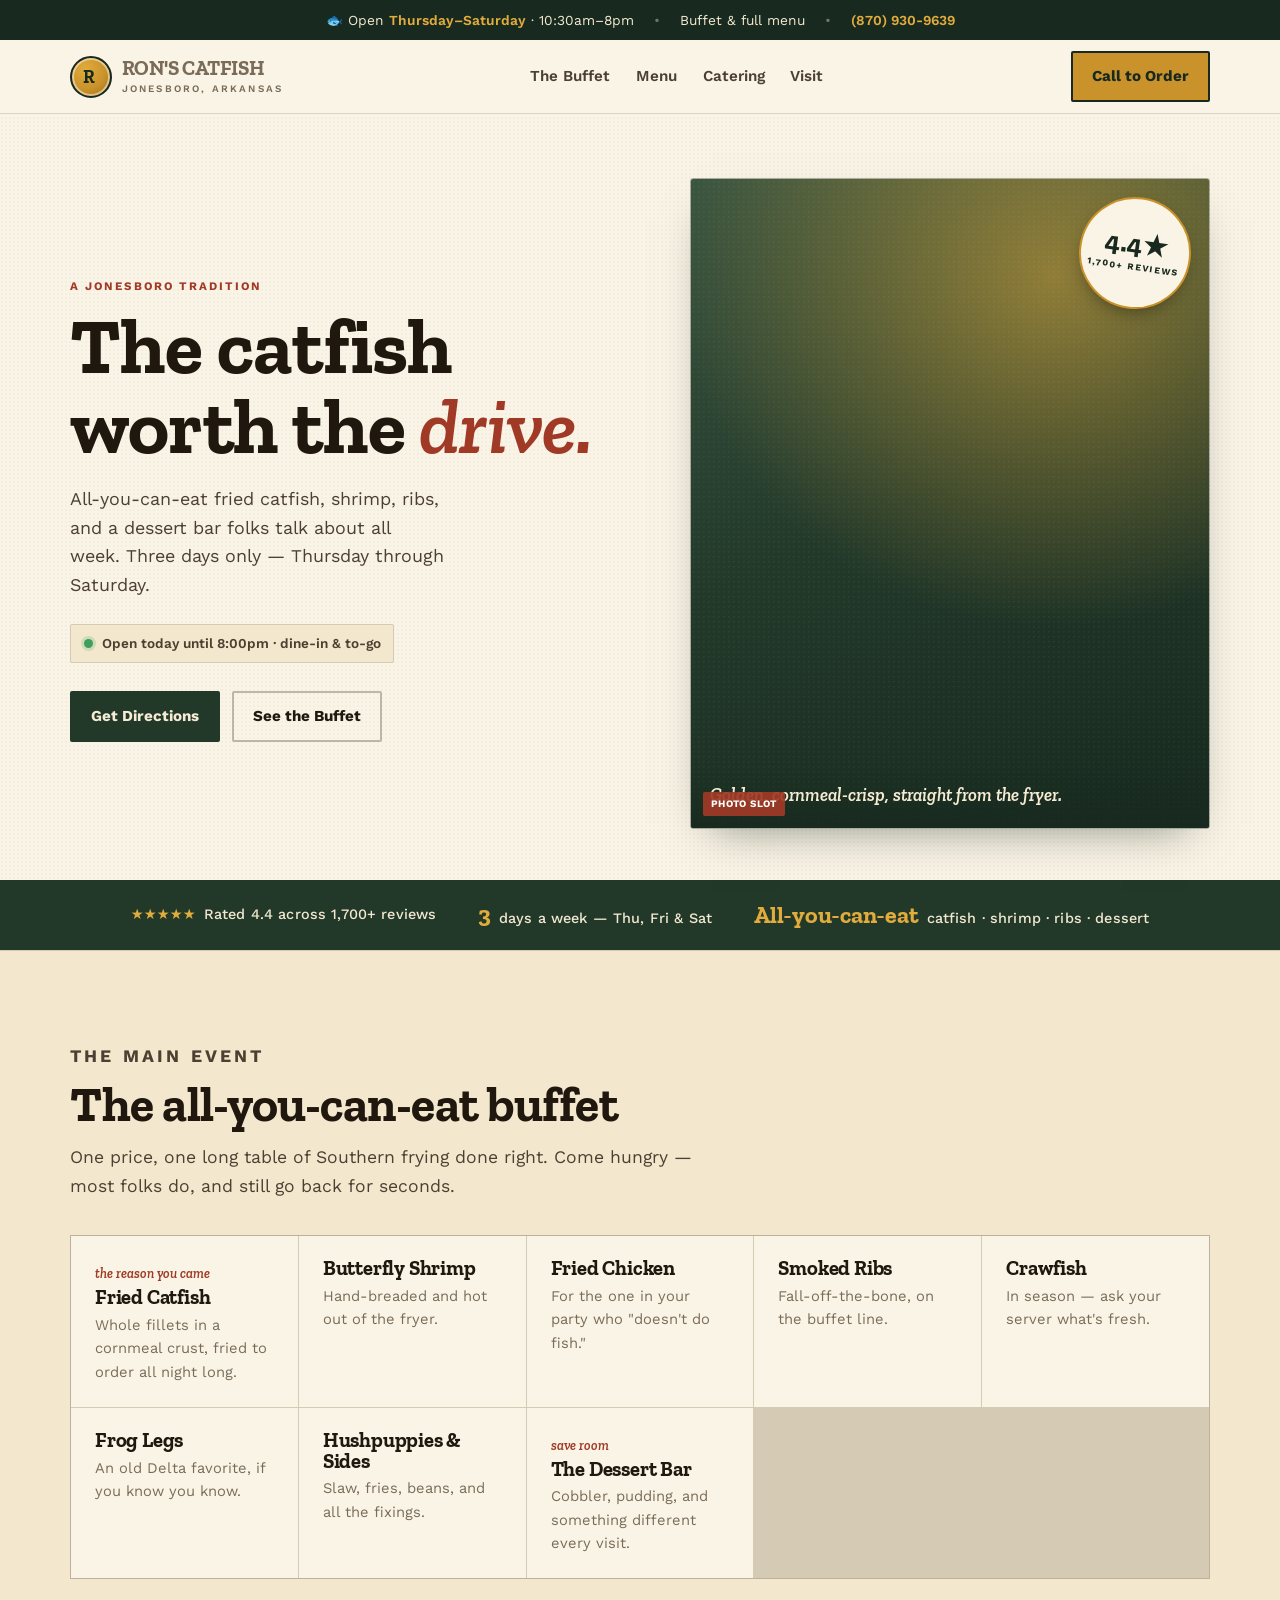
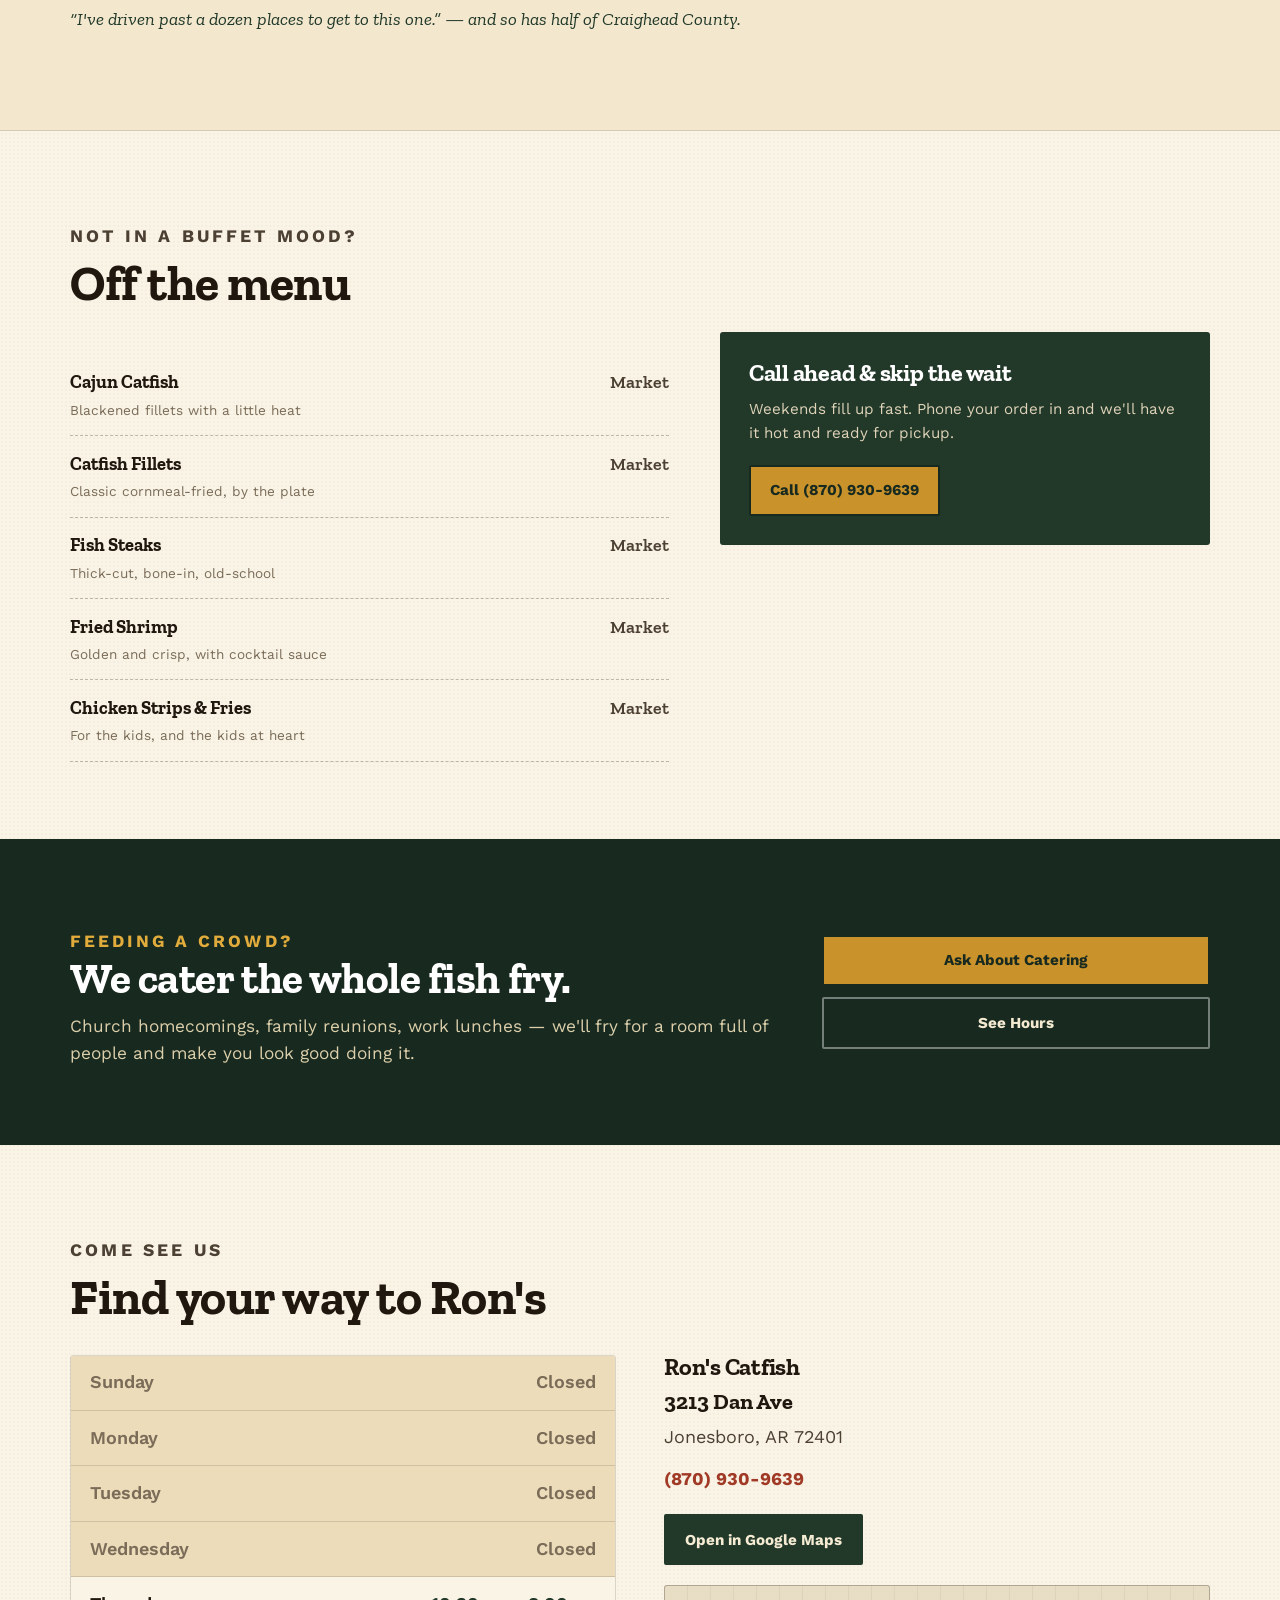
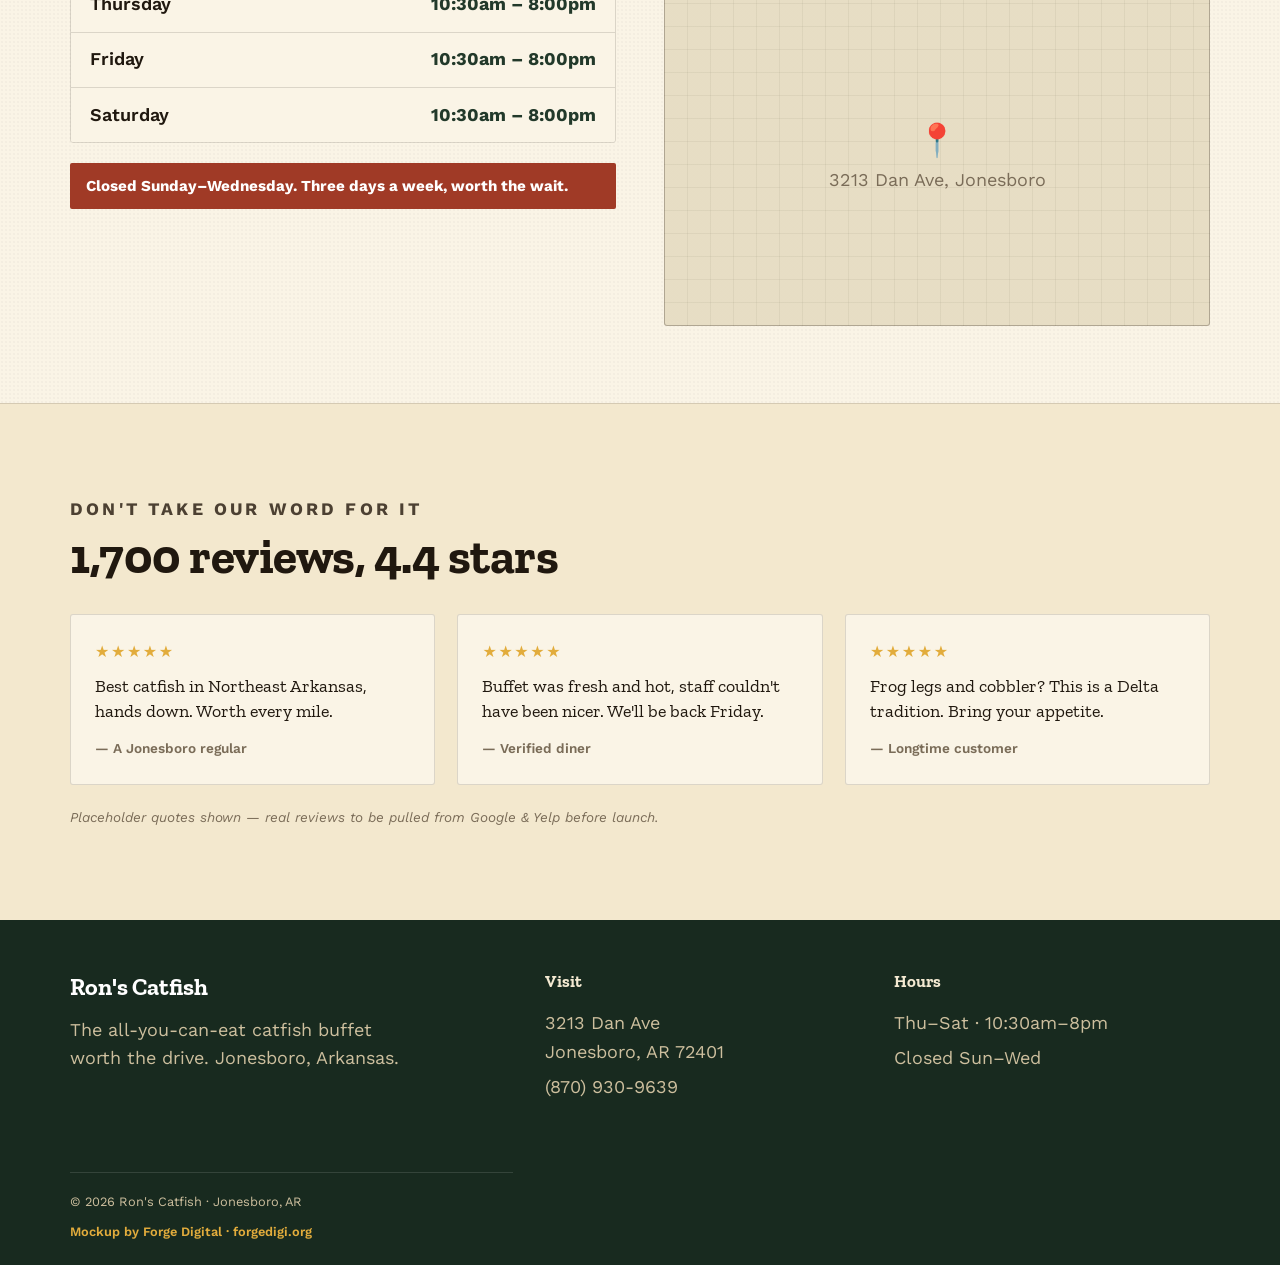
<file: portfolio/rons-catfish.html>
<!doctype html>
<html lang="en">
<head>
<meta charset="utf-8" />
<meta name="viewport" content="width=device-width, initial-scale=1, viewport-fit=cover" />
<meta name="robots" content="noindex, nofollow" />
<title>Ron's Catfish — Jonesboro, Arkansas</title>
<meta name="description" content="Ron's Catfish in Jonesboro, Arkansas — the all-you-can-eat catfish buffet worth the drive. Open Thursday through Saturday. Fried catfish, shrimp, ribs, crawfish, frog legs, and a dessert bar." />
<meta name="theme-color" content="#22392a" />
<!--
  MOCKUP by Forge Digital — free example build for Ron's Catfish (Jonesboro, AR).
  Real facts used (verified via listings): address, phone, hours, buffet + menu items, ~1,700 reviews / 4.4★.
  [NEEDS] before this goes live: (1) founding year, (2) real food photos (4–5, from their Yelp/FB),
  (3) exact buffet price, (4) confirm catering + online-order links. No facts invented; placeholders marked.
-->
<link rel="preconnect" href="https://fonts.googleapis.com" />
<link rel="preconnect" href="https://fonts.gstatic.com" crossorigin />
<link href="https://fonts.googleapis.com/css2?family=Work+Sans:ital,wght@0,400;0,500;0,600;0,700;1,400;1,500&family=Zilla+Slab:ital,wght@0,400;0,500;0,600;0,700;1,500;1,600&display=swap" rel="stylesheet" />
<style>
  :root{
    --paper:#faf4e6;
    --paper-2:#f3e8ce;
    --paper-3:#ecdcba;
    --ink:#20180f;
    --ink-soft:#4c4032;
    --ink-faint:#7a6c58;
    --green:#22392a;
    --green-deep:#182a1f;
    --gold:#c9922b;
    --gold-bright:#e2ac3c;
    --brick:#a03a26;
    --line:rgba(32,24,15,.14);
    --line-strong:rgba(32,24,15,.28);
    --shadow:0 18px 44px -22px rgba(24,42,31,.55);
  }
  *{box-sizing:border-box}
  html{scroll-behavior:smooth}
  body{
    margin:0;
    background:var(--paper);
    color:var(--ink);
    font-family:"Work Sans",system-ui,sans-serif;
    font-size:clamp(16px,1.05vw + 14px,18px);
    line-height:1.6;
    -webkit-font-smoothing:antialiased;
    /* faint cornmeal grain */
    background-image:
      radial-gradient(rgba(32,24,15,.028) 1px, transparent 1px);
    background-size:4px 4px;
  }
  h1,h2,h3{font-family:"Zilla Slab",Georgia,serif;font-weight:700;line-height:1.02;margin:0;letter-spacing:-.01em}
  a{color:inherit}
  img{max-width:100%;display:block}
  .wrap{width:min(1140px,92vw);margin-inline:auto}
  .eyebrow{
    font-family:"Work Sans",sans-serif;font-weight:700;
    text-transform:uppercase;letter-spacing:.18em;font-size:.72rem;
    color:var(--brick);
  }

  /* ---------- top announcement bar ---------- */
  .topbar{background:var(--green-deep);color:#f4ead2;font-size:.86rem}
  .topbar .wrap{display:flex;gap:1.25rem;align-items:center;justify-content:center;
    flex-wrap:wrap;padding:.55rem 0;text-align:center}
  .topbar strong{color:var(--gold-bright);font-weight:600}
  .topbar .dot{opacity:.4}

  /* ---------- header / nav ---------- */
  header.site{position:sticky;top:0;z-index:40;background:rgba(250,244,230,.9);
    backdrop-filter:blur(8px);border-bottom:1px solid var(--line)}
  header.site .wrap{display:flex;align-items:center;justify-content:space-between;
    gap:1rem;padding:.7rem 0}
  .brand{display:flex;align-items:center;gap:.6rem;text-decoration:none}
  .brand .mark{
    width:42px;height:42px;border-radius:50%;flex:none;
    background:radial-gradient(circle at 35% 30%,var(--gold-bright),var(--gold) 55%,#9c6f18);
    border:2px solid var(--green-deep);
    display:grid;place-items:center;color:var(--green-deep);
    font-family:"Zilla Slab",serif;font-weight:700;font-size:1.15rem;
    box-shadow:inset 0 0 0 2px rgba(250,244,230,.55);
  }
  .brand b{font-family:"Zilla Slab",serif;font-weight:700;font-size:1.28rem;letter-spacing:-.02em;line-height:1}
  .brand span{display:block;font-family:"Work Sans";font-weight:600;font-size:.62rem;
    letter-spacing:.22em;text-transform:uppercase;color:var(--ink-faint);margin-top:2px}
  nav.main{display:flex;gap:1.6rem;align-items:center}
  nav.main a{text-decoration:none;font-weight:600;font-size:.95rem;color:var(--ink-soft)}
  nav.main a:hover{color:var(--brick)}
  .btn{
    display:inline-flex;align-items:center;gap:.5rem;justify-content:center;
    font-weight:700;text-decoration:none;border-radius:2px;
    padding:.72rem 1.2rem;font-size:.95rem;border:2px solid transparent;
    transition:transform .12s ease, background .12s ease;
  }
  .btn:active{transform:translateY(1px)}
  .btn-gold{background:var(--gold);color:var(--green-deep);border-color:var(--green-deep)}
  .btn-gold:hover{background:var(--gold-bright)}
  .btn-green{background:var(--green);color:#f6ecd4}
  .btn-green:hover{background:var(--green-deep)}
  .btn-ghost{background:transparent;border-color:var(--line-strong);color:var(--ink)}
  .btn-ghost:hover{border-color:var(--ink);background:rgba(32,24,15,.04)}
  .nav-cta{display:inline-flex}
  .menu-toggle{display:none}

  /* ---------- hero ---------- */
  .hero{padding:clamp(2.4rem,5vw,4.4rem) 0 clamp(2rem,4vw,3.4rem)}
  .hero .wrap{display:grid;grid-template-columns:1.05fr .95fr;gap:clamp(1.5rem,3.5vw,3.2rem);align-items:center}
  .hero h1{font-size:clamp(2.7rem,6.4vw,4.9rem)}
  .hero h1 em{font-style:italic;font-weight:600;color:var(--brick)}
  .hero p.lede{font-size:clamp(1.05rem,1.4vw,1.22rem);color:var(--ink-soft);max-width:34ch;margin:1.15rem 0 0}
  .hero-cta{display:flex;gap:.7rem;flex-wrap:wrap;margin-top:1.7rem}
  .hours-chip{display:inline-flex;align-items:center;gap:.55rem;margin-top:1.5rem;
    background:var(--paper-2);border:1px solid var(--line);border-radius:2px;
    padding:.5rem .8rem;font-size:.85rem;font-weight:600;color:var(--ink-soft)}
  .hours-chip .pip{width:9px;height:9px;border-radius:50%;background:#3f9e5c;box-shadow:0 0 0 3px rgba(63,158,92,.2)}

  /* hero art panel (photo slot — art-directed color block until real photo dropped in) */
  .hero-art{position:relative;aspect-ratio:4/5;border-radius:3px;overflow:hidden;
    box-shadow:var(--shadow);border:1px solid rgba(24,42,31,.35)}
  .hero-art .photo{
    position:absolute;inset:0;
    background:
      radial-gradient(120% 90% at 70% 15%,rgba(226,172,60,.55),transparent 60%),
      linear-gradient(155deg,#3a5540 0%,#22392a 48%,#182a1f 100%);
  }
  .hero-art .grain{position:absolute;inset:0;opacity:.5;
    background-image:radial-gradient(rgba(255,255,255,.08) 1px,transparent 1px);background-size:5px 5px}
  .hero-art .seal{
    position:absolute;right:18px;top:18px;width:112px;height:112px;border-radius:50%;
    background:var(--paper);color:var(--green-deep);border:2px solid var(--gold);
    display:grid;place-content:center;text-align:center;transform:rotate(8deg);
    box-shadow:0 8px 20px -8px rgba(0,0,0,.5)}
  .hero-art .seal b{font-family:"Zilla Slab",serif;font-size:1.7rem;font-weight:700;line-height:.9}
  .hero-art .seal small{font-size:.56rem;letter-spacing:.16em;text-transform:uppercase;font-weight:700;margin-top:3px}
  .hero-art .caption{position:absolute;left:0;right:0;bottom:0;padding:1.1rem 1.2rem;
    background:linear-gradient(to top,rgba(24,42,31,.92),transparent);
    color:#f6ecd4;font-family:"Zilla Slab",serif;font-style:italic;font-weight:600;font-size:1.15rem}
  .photo-note{position:absolute;left:12px;bottom:12px;z-index:3;background:rgba(160,58,38,.92);
    color:#fff;font-size:.62rem;font-weight:700;letter-spacing:.04em;padding:.25rem .5rem;border-radius:2px;
    text-transform:uppercase}

  /* ---------- trust strip ---------- */
  .trust{background:var(--green);color:#f2e8d0}
  .trust .wrap{display:flex;flex-wrap:wrap;gap:1rem 2.6rem;align-items:center;justify-content:center;
    padding:1rem 0;text-align:center}
  .trust .item{display:flex;align-items:baseline;gap:.5rem}
  .trust b{font-family:"Zilla Slab",serif;font-weight:700;font-size:1.5rem;color:var(--gold-bright)}
  .trust span{font-size:.9rem;font-weight:500;letter-spacing:.01em}
  .stars{color:var(--gold-bright);letter-spacing:.1em}

  /* ---------- section shells ---------- */
  section{padding:clamp(3rem,6vw,5rem) 0}
  .sec-head{max-width:60ch}
  .sec-head h2{font-size:clamp(2rem,4.2vw,3.1rem);margin-top:.5rem}
  .sec-head p{color:var(--ink-soft);font-size:1.1rem;margin:.9rem 0 0}

  /* buffet */
  .buffet{background:var(--paper-2);border-top:1px solid var(--line);border-bottom:1px solid var(--line)}
  .buffet-grid{display:grid;grid-template-columns:repeat(auto-fill,minmax(220px,1fr));
    gap:1px;background:var(--line);border:1px solid var(--line);margin-top:2.2rem}
  .dish{background:var(--paper);padding:1.4rem 1.5rem}
  .dish h3{font-size:1.28rem;font-weight:700}
  .dish p{margin:.35rem 0 0;color:var(--ink-faint);font-size:.92rem}
  .dish .k{font-family:"Zilla Slab",serif;font-style:italic;color:var(--brick);font-size:.85rem;font-weight:600}
  .buffet-note{margin-top:1.6rem;font-family:"Zilla Slab",serif;font-style:italic;font-size:1.15rem;color:var(--green)}

  /* menu list */
  .menu-two{display:grid;grid-template-columns:1.1fr .9fr;gap:clamp(1.5rem,4vw,3.4rem);align-items:start;margin-top:1.5rem}
  .menu-list{list-style:none;margin:1.4rem 0 0;padding:0}
  .menu-list li{display:flex;justify-content:space-between;gap:1rem;align-items:baseline;
    padding:.85rem 0;border-bottom:1px dashed var(--line-strong)}
  .menu-list .name{font-family:"Zilla Slab",serif;font-weight:700;font-size:1.15rem}
  .menu-list .desc{display:block;font-family:"Work Sans";font-weight:400;font-size:.85rem;color:var(--ink-faint);margin-top:2px}
  .menu-list .price{font-family:"Zilla Slab",serif;font-weight:600;color:var(--ink-soft);white-space:nowrap}
  .menu-aside{background:var(--green);color:#f2e8d0;padding:1.8rem;border-radius:3px;position:sticky;top:90px}
  .menu-aside h3{color:#fff;font-size:1.5rem}
  .menu-aside p{font-size:.95rem;margin:.7rem 0 1.2rem;color:#dfd3b8}

  /* catering band */
  .cater{background:var(--green-deep);color:#f4ead2}
  .cater .wrap{display:grid;grid-template-columns:1.3fr .7fr;gap:2rem;align-items:center}
  .cater h2{color:#fff;font-size:clamp(1.9rem,3.6vw,2.7rem)}
  .cater p{color:#dccfab;margin:.8rem 0 0;font-size:1.08rem}
  .cater .actions{display:flex;flex-direction:column;gap:.7rem}

  /* visit */
  .visit-grid{display:grid;grid-template-columns:1fr 1fr;gap:clamp(1.5rem,4vw,3rem);margin-top:2rem}
  .hours-card{border:1px solid var(--line);border-radius:3px;overflow:hidden}
  .hours-card .row{display:flex;justify-content:space-between;padding:.8rem 1.2rem;border-bottom:1px solid var(--line);font-weight:600}
  .hours-card .row:last-child{border-bottom:0}
  .hours-card .open{background:var(--paper)}
  .hours-card .open .day{color:var(--ink)}
  .hours-card .open .t{color:var(--green);font-weight:700}
  .hours-card .closed{background:var(--paper-3);color:var(--ink-faint)}
  .visit-info h3{font-size:1.5rem;margin-bottom:.3rem}
  .visit-info p{margin:.2rem 0;color:var(--ink-soft)}
  .visit-info .big{font-family:"Zilla Slab",serif;font-weight:700;font-size:1.4rem;color:var(--ink)}
  .closed-banner{background:var(--brick);color:#fff;padding:.7rem 1rem;border-radius:2px;font-weight:700;
    margin-top:1.2rem;font-size:.95rem}
  .map-slot{aspect-ratio:16/10;border-radius:3px;border:1px solid var(--line-strong);overflow:hidden;
    background:
      linear-gradient(0deg,rgba(34,57,42,.06),rgba(34,57,42,.06)),
      repeating-linear-gradient(0deg,transparent 0 22px,rgba(32,24,15,.05) 22px 23px),
      repeating-linear-gradient(90deg,transparent 0 22px,rgba(32,24,15,.05) 22px 23px),
      var(--paper-2);
    display:grid;place-content:center;text-align:center;color:var(--ink-faint);position:relative}
  .map-slot .pin{font-size:2rem}

  /* reviews */
  .reviews{background:var(--paper-2);border-top:1px solid var(--line)}
  .rev-grid{display:grid;grid-template-columns:repeat(auto-fit,minmax(260px,1fr));gap:1.4rem;margin-top:2rem}
  .rev{background:var(--paper);border:1px solid var(--line);border-radius:3px;padding:1.5rem}
  .rev .stars{font-size:1rem;margin-bottom:.6rem}
  .rev blockquote{margin:0;font-family:"Zilla Slab",serif;font-size:1.12rem;line-height:1.4;color:var(--ink)}
  .rev cite{display:block;margin-top:.9rem;font-style:normal;font-weight:600;font-size:.85rem;color:var(--ink-faint)}

  /* footer */
  footer.site{background:var(--green-deep);color:#cdbf9e;padding:3rem 0 1.4rem}
  footer.site .wrap{display:grid;grid-template-columns:1.4fr 1fr 1fr;gap:2rem}
  footer.site h4{font-family:"Zilla Slab",serif;color:#f4ead2;font-size:1.05rem;margin:0 0 .7rem}
  footer.site a{color:#cdbf9e;text-decoration:none;display:block;padding:.2rem 0}
  footer.site a:hover{color:var(--gold-bright)}
  .foot-brand b{font-family:"Zilla Slab",serif;color:#fff;font-size:1.5rem}
  .foot-bottom{border-top:1px solid rgba(255,255,255,.12);margin-top:2.2rem;padding-top:1.2rem;
    display:flex;justify-content:space-between;flex-wrap:wrap;gap:.6rem;font-size:.8rem}
  .mockup-tag{color:var(--gold-bright);font-weight:600}

  /* ---------- responsive ---------- */
  @media (max-width:820px){
    nav.main{display:none}
    .nav-cta{display:none}
    .menu-toggle{display:inline-flex}
    .hero .wrap{grid-template-columns:1fr}
    .hero-art{max-width:420px;order:-1;margin-inline:auto}
    .menu-two{grid-template-columns:1fr}
    .menu-aside{position:static}
    .cater .wrap{grid-template-columns:1fr}
    .visit-grid{grid-template-columns:1fr}
    footer.site .wrap{grid-template-columns:1fr 1fr}
  }
  @media (max-width:520px){
    .topbar .wrap .hide-sm{display:none}
    footer.site .wrap{grid-template-columns:1fr}
  }
</style>
</head>
<body>

<!-- announcement -->
<div class="topbar"><div class="wrap">
  <span>🐟 Open <strong>Thursday–Saturday</strong> · 10:30am–8pm</span>
  <span class="dot hide-sm">•</span>
  <span class="hide-sm">Buffet &amp; full menu</span>
  <span class="dot">•</span>
  <span><strong>(870)&nbsp;930-9639</strong></span>
</div></div>

<!-- header -->
<header class="site"><div class="wrap">
  <a class="brand" href="#top">
    <span class="mark">R</span>
    <span><b>Ron's Catfish</b><span>Jonesboro, Arkansas</span></span>
  </a>
  <nav class="main">
    <a href="#buffet">The Buffet</a>
    <a href="#menu">Menu</a>
    <a href="#catering">Catering</a>
    <a href="#visit">Visit</a>
  </nav>
  <a class="btn btn-gold nav-cta" href="tel:+18709309639">Call to Order</a>
  <a class="btn btn-gold menu-toggle" href="#visit">Hours &amp; Info</a>
</div></header>

<!-- hero -->
<section class="hero" id="top"><div class="wrap">
  <div>
    <p class="eyebrow">A Jonesboro tradition</p>
    <h1>The catfish<br>worth the <em>drive.</em></h1>
    <p class="lede">All-you-can-eat fried catfish, shrimp, ribs, and a dessert bar folks talk about all week. Three days only — Thursday through Saturday.</p>
    <div class="hours-chip"><span class="pip"></span> Open today until 8:00pm · dine-in &amp; to-go</div>
    <div class="hero-cta">
      <a class="btn btn-green" href="#visit">Get Directions</a>
      <a class="btn btn-ghost" href="#buffet">See the Buffet</a>
    </div>
  </div>
  <div class="hero-art">
    <div class="photo"></div><div class="grain"></div>
    <span class="photo-note" title="Swap for a real photo before launch">Photo slot</span>
    <div class="seal"><b>4.4★</b><small>1,700+ Reviews</small></div>
    <div class="caption">Golden, cornmeal-crisp, straight from the fryer.</div>
  </div>
</div></section>

<!-- trust -->
<div class="trust"><div class="wrap">
  <div class="item"><span class="stars">★★★★★</span><span>Rated 4.4 across 1,700+ reviews</span></div>
  <div class="item"><b>3</b><span>days a week — Thu, Fri &amp; Sat</span></div>
  <div class="item"><b>All&#8209;you&#8209;can&#8209;eat</b><span>catfish · shrimp · ribs · dessert</span></div>
</div></div>

<!-- buffet -->
<section class="buffet" id="buffet"><div class="wrap">
  <div class="sec-head">
    <p class="eyebrow">The main event</p>
    <h2>The all-you-can-eat buffet</h2>
    <p>One price, one long table of Southern frying done right. Come hungry — most folks do, and still go back for seconds.</p>
  </div>
  <div class="buffet-grid">
    <div class="dish"><span class="k">the reason you came</span><h3>Fried Catfish</h3><p>Whole fillets in a cornmeal crust, fried to order all night long.</p></div>
    <div class="dish"><h3>Butterfly Shrimp</h3><p>Hand-breaded and hot out of the fryer.</p></div>
    <div class="dish"><h3>Fried Chicken</h3><p>For the one in your party who "doesn't do fish."</p></div>
    <div class="dish"><h3>Smoked Ribs</h3><p>Fall-off-the-bone, on the buffet line.</p></div>
    <div class="dish"><h3>Crawfish</h3><p>In season — ask your server what's fresh.</p></div>
    <div class="dish"><h3>Frog Legs</h3><p>An old Delta favorite, if you know you know.</p></div>
    <div class="dish"><h3>Hushpuppies &amp; Sides</h3><p>Slaw, fries, beans, and all the fixings.</p></div>
    <div class="dish"><span class="k">save room</span><h3>The Dessert Bar</h3><p>Cobbler, pudding, and something different every visit.</p></div>
  </div>
  <p class="buffet-note">“I've driven past a dozen places to get to this one.” — and so has half of Craighead County.</p>
</div></section>

<!-- menu -->
<section id="menu"><div class="wrap">
  <div class="sec-head">
    <p class="eyebrow">Not in a buffet mood?</p>
    <h2>Off the menu</h2>
  </div>
  <div class="menu-two">
    <ul class="menu-list">
      <li><span class="name">Cajun Catfish<span class="desc">Blackened fillets with a little heat</span></span><span class="price">Market</span></li>
      <li><span class="name">Catfish Fillets<span class="desc">Classic cornmeal-fried, by the plate</span></span><span class="price">Market</span></li>
      <li><span class="name">Fish Steaks<span class="desc">Thick-cut, bone-in, old-school</span></span><span class="price">Market</span></li>
      <li><span class="name">Fried Shrimp<span class="desc">Golden and crisp, with cocktail sauce</span></span><span class="price">Market</span></li>
      <li><span class="name">Chicken Strips &amp; Fries<span class="desc">For the kids, and the kids at heart</span></span><span class="price">Market</span></li>
    </ul>
    <div class="menu-aside">
      <h3>Call ahead &amp; skip the wait</h3>
      <p>Weekends fill up fast. Phone your order in and we'll have it hot and ready for pickup.</p>
      <a class="btn btn-gold" href="tel:+18709309639">Call (870) 930-9639</a>
    </div>
  </div>
</div></section>

<!-- catering -->
<section class="cater" id="catering"><div class="wrap">
  <div>
    <p class="eyebrow" style="color:var(--gold-bright)">Feeding a crowd?</p>
    <h2>We cater the whole fish fry.</h2>
    <p>Church homecomings, family reunions, work lunches — we'll fry for a room full of people and make you look good doing it.</p>
  </div>
  <div class="actions">
    <a class="btn btn-gold" href="tel:+18709309639">Ask About Catering</a>
    <a class="btn btn-ghost" style="border-color:rgba(255,255,255,.4);color:#f4ead2" href="#visit">See Hours</a>
  </div>
</div></section>

<!-- visit -->
<section id="visit"><div class="wrap">
  <div class="sec-head">
    <p class="eyebrow">Come see us</p>
    <h2>Find your way to Ron's</h2>
  </div>
  <div class="visit-grid">
    <div>
      <div class="hours-card">
        <div class="row closed"><span class="day">Sunday</span><span class="t">Closed</span></div>
        <div class="row closed"><span class="day">Monday</span><span class="t">Closed</span></div>
        <div class="row closed"><span class="day">Tuesday</span><span class="t">Closed</span></div>
        <div class="row closed"><span class="day">Wednesday</span><span class="t">Closed</span></div>
        <div class="row open"><span class="day">Thursday</span><span class="t">10:30am – 8:00pm</span></div>
        <div class="row open"><span class="day">Friday</span><span class="t">10:30am – 8:00pm</span></div>
        <div class="row open"><span class="day">Saturday</span><span class="t">10:30am – 8:00pm</span></div>
      </div>
      <div class="closed-banner">Closed Sunday–Wednesday. Three days a week, worth the wait.</div>
    </div>
    <div class="visit-info">
      <h3>Ron's Catfish</h3>
      <p class="big">3213 Dan Ave</p>
      <p>Jonesboro, AR 72401</p>
      <p style="margin-top:.8rem"><a href="tel:+18709309639" style="color:var(--brick);font-weight:700;text-decoration:none">(870) 930-9639</a></p>
      <a class="btn btn-green" style="margin-top:1.1rem" href="https://maps.google.com/?q=Ron's+Catfish+3213+Dan+Ave+Jonesboro+AR" target="_blank" rel="noopener">Open in Google Maps</a>
      <div class="map-slot" style="margin-top:1.2rem"><div><div class="pin">📍</div>3213 Dan Ave, Jonesboro</div></div>
    </div>
  </div>
</div></section>

<!-- reviews -->
<section class="reviews"><div class="wrap">
  <div class="sec-head">
    <p class="eyebrow">Don't take our word for it</p>
    <h2>1,700 reviews, 4.4 stars</h2>
  </div>
  <div class="rev-grid">
    <!-- [NEEDS] swap for real pulled quotes from Google/Yelp before launch -->
    <div class="rev"><div class="stars">★★★★★</div><blockquote>Best catfish in Northeast Arkansas, hands down. Worth every mile.</blockquote><cite>— A Jonesboro regular</cite></div>
    <div class="rev"><div class="stars">★★★★★</div><blockquote>Buffet was fresh and hot, staff couldn't have been nicer. We'll be back Friday.</blockquote><cite>— Verified diner</cite></div>
    <div class="rev"><div class="stars">★★★★★</div><blockquote>Frog legs and cobbler? This is a Delta tradition. Bring your appetite.</blockquote><cite>— Longtime customer</cite></div>
  </div>
  <p style="margin-top:1.4rem;color:var(--ink-faint);font-size:.85rem;font-style:italic">Placeholder quotes shown — real reviews to be pulled from Google &amp; Yelp before launch.</p>
</div></section>

<!-- footer -->
<footer class="site"><div class="wrap">
  <div class="foot-brand">
    <b>Ron's Catfish</b>
    <p style="margin:.6rem 0 0;max-width:32ch">The all-you-can-eat catfish buffet worth the drive. Jonesboro, Arkansas.</p>
  </div>
  <div>
    <h4>Visit</h4>
    <a href="https://maps.google.com/?q=Ron's+Catfish+3213+Dan+Ave+Jonesboro+AR" target="_blank" rel="noopener">3213 Dan Ave<br>Jonesboro, AR 72401</a>
    <a href="tel:+18709309639">(870) 930-9639</a>
  </div>
  <div>
    <h4>Hours</h4>
    <a>Thu–Sat · 10:30am–8pm</a>
    <a>Closed Sun–Wed</a>
  </div>
  <div class="foot-bottom">
    <span>© 2026 Ron's Catfish · Jonesboro, AR</span>
    <span class="mockup-tag">Mockup by Forge Digital · forgedigi.org</span>
  </div>
</div></footer>

</body>
</html>
</file>
<file: legal.css>
:root{
  --paper:#F5F4F0; --card:#FFFFFF;
  --ink:#16161A; --ink-2:#33333A; --muted:#63635E;
  --line:#E2E0D9; --line-2:#D3D0C7;
  --dark:#141418; --on-dark:#F3F2EE; --on-dark-muted:#9C9C96; --on-dark-line:#2C2C33;
  --accent:#2743E6;
  --display:"Bricolage Grotesque",Georgia,serif;
  --body:"Hanken Grotesk",system-ui,sans-serif;
}
*{box-sizing:border-box;margin:0;padding:0}
body{font-family:var(--body);background:var(--paper);color:var(--ink);
  font-size:17px;line-height:1.7;-webkit-font-smoothing:antialiased;text-rendering:optimizeLegibility}
a{color:var(--accent);text-decoration:none}
a:hover{color:var(--ink)}
:focus-visible{outline:2.5px solid var(--accent);outline-offset:3px;border-radius:2px}
.wrap{max-width:760px;margin:0 auto;padding:0 28px}

header{border-bottom:1px solid var(--line);position:sticky;top:0;background:rgba(245,244,240,.85);backdrop-filter:blur(12px);z-index:5}
.nav{display:flex;align-items:center;justify-content:space-between;height:70px;max-width:760px;margin:0 auto;padding:0 28px}
.brand{display:flex;align-items:center;gap:10px;color:var(--ink)}
.brand .glyph{width:24px;height:24px;background:var(--accent);border-radius:6px;position:relative;flex:0 0 auto}
.brand .glyph::after{content:"";position:absolute;inset:7px;background:var(--paper);border-radius:2px;transform:rotate(45deg)}
.brand b{font-family:var(--display);font-weight:800;font-size:1.12rem;letter-spacing:-.02em}
.back{font-size:.92rem;font-weight:500;color:var(--muted)}
.back:hover{color:var(--ink)}

main{padding:64px 0 96px}
.kicker{font-weight:600;font-size:.76rem;letter-spacing:.16em;text-transform:uppercase;color:var(--accent)}
h1{font-family:var(--display);font-weight:800;font-size:clamp(2.1rem,5vw,3rem);letter-spacing:-.03em;margin:14px 0 8px;line-height:1.05}
.eff{font-size:.92rem;color:var(--muted);margin-bottom:10px}
.disclaimer{background:var(--card);border:1px solid var(--line);border-radius:14px;padding:20px 22px;margin:24px 0 10px;font-size:.98rem;color:var(--muted)}
h2{font-family:var(--display);font-weight:700;font-size:1.4rem;letter-spacing:-.02em;margin:40px 0 10px;color:var(--ink)}
p,li{color:var(--ink-2);margin-bottom:14px;max-width:70ch}
strong{color:var(--ink);font-weight:600}
ul{padding-left:24px;margin-bottom:14px}
li{margin-bottom:10px}

footer{border-top:1px solid var(--line);padding:32px 0;font-size:.88rem;color:var(--muted)}
footer .wrap{display:flex;justify-content:space-between;flex-wrap:wrap;gap:10px}
</file>
